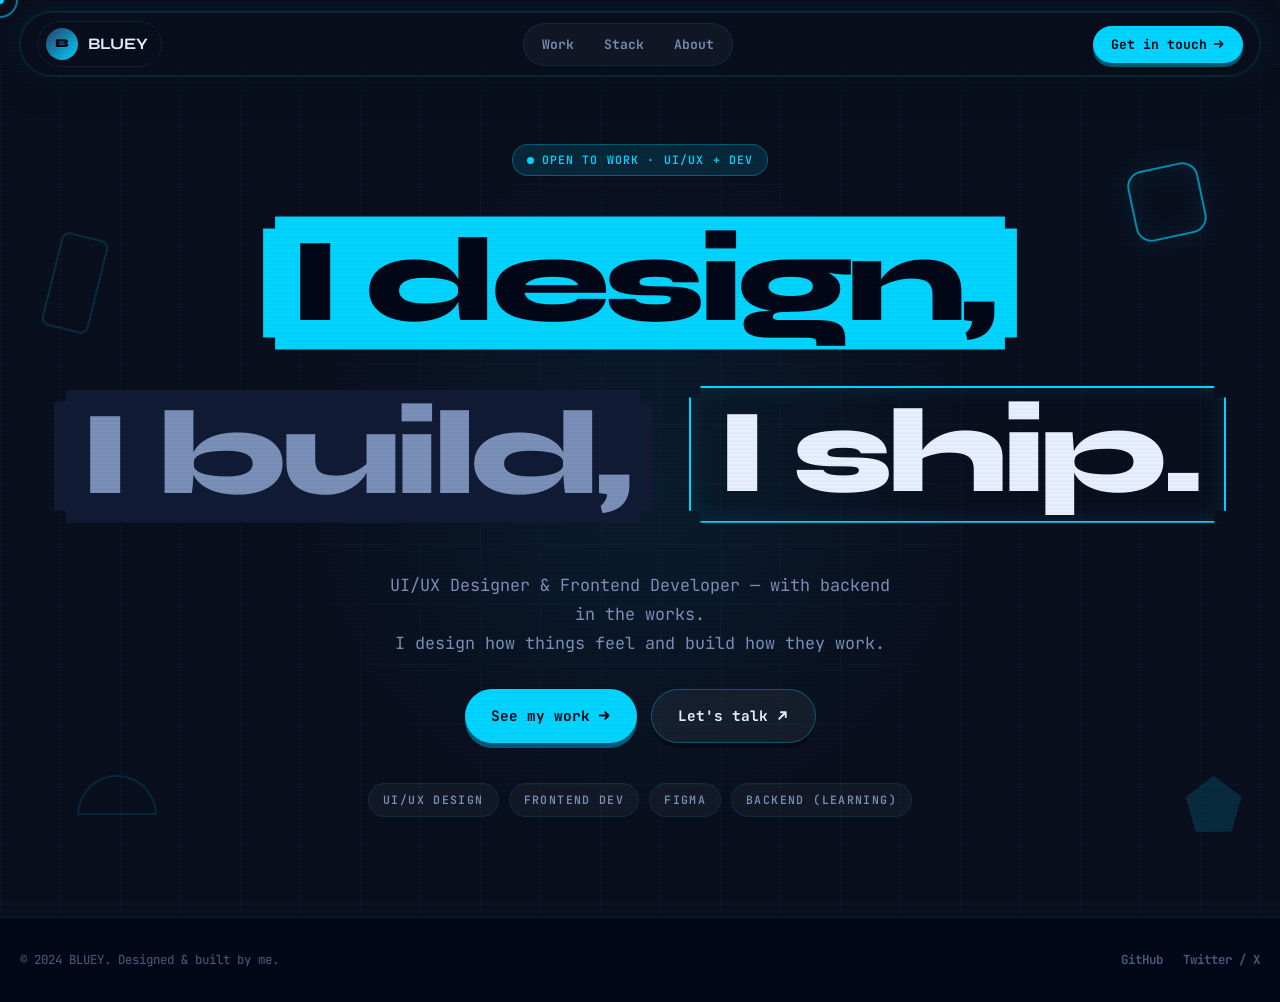
<file: index.html>
<!DOCTYPE html>
<html lang="en">
<head>
  <meta charset="UTF-8" />
  <meta name="viewport" content="width=device-width, initial-scale=1.0, viewport-fit=cover" />
  <title>BLUEY | Designer &amp; Developer</title>
  <meta name="description" content="I'm a UI/UX Designer and Frontend Developer, learning fullstack. I design how things feel and build how they work." />
  <meta name="author" content="BLUEY" />
  <link rel="preconnect" href="https://fonts.googleapis.com" />
  <link rel="preconnect" href="https://fonts.gstatic.com" crossorigin />
  <link href="https://fonts.googleapis.com/css2?family=Syne:wght@400;500;600;700;800&family=JetBrains+Mono:wght@300;400;500;600;700&display=swap" rel="stylesheet" />
  <link rel="stylesheet" href="style.css" />
</head>
<body>

<div id="cursor-dot"></div>
<div id="cursor-ring"></div>
<div id="toast">// Email copied to clipboard</div>

<!-- HEADER -->
<header>
  <div class="nav-inner">
    <a href="index.html" class="nav-brand">
      <div class="nav-avatar">B</div>
      <span>BLUEY</span>
    </a>
    <nav class="nav-links">
      <a href="work.html">Work</a>
      <a href="stack.html">Stack</a>
      <a href="about.html">About</a>
    </nav>
    <div class="nav-actions">
      <a href="contact.html" class="btn-hire">
        Get in touch
        <svg viewBox="0 0 16 16" width="12" height="12" fill="none" stroke="currentColor" stroke-width="2.2" stroke-linecap="round" stroke-linejoin="round"><path d="M2 8 H13 M9 4 L13 8 L9 12"/></svg>
      </a>
    </div>
  </div>
</header>

<!-- HERO -->
<section id="top">
  <div class="hero-glow"></div>
  <div class="hero-deco deco-1"></div>
  <div class="hero-deco deco-2"></div>
  <div class="hero-deco deco-3"></div>
  <div class="hero-deco deco-4"></div>
  <div class="hero-inner">
    <div style="text-align:center;">
      <span class="status-badge"><span class="status-dot"></span>Open to work &middot; UI/UX + Dev</span>
    </div>
    <div class="hero-title-wrap">
      <div class="hero-row">
        <span data-chip="blue">I design,</span>
      </div>
      <div class="hero-row">
        <span data-chip="dark">I build,</span>
        <span data-chip="glow">I ship.</span>
      </div>
    </div>
    <div class="hero-sub">
      <p class="hero-desc">UI/UX Designer &amp; Frontend Developer &mdash; with backend in the works.<br/>I design how things feel and build how they work.</p>
      <div class="hero-ctas">
        <a href="work.html" class="btn-primary">See my work <svg viewBox="0 0 16 16" width="13" height="13" fill="none" stroke="currentColor" stroke-width="2.2" stroke-linecap="round" stroke-linejoin="round"><path d="M2 8 H13 M9 4 L13 8 L9 12"/></svg></a>
        <a href="contact.html" class="btn-secondary">Let's talk <svg viewBox="0 0 16 16" width="13" height="13" fill="none" stroke="currentColor" stroke-width="2.2" stroke-linecap="round" stroke-linejoin="round"><path d="M4 12 L12 4 M6 4 H12 V10"/></svg></a>
      </div>
    </div>
    <!-- Role pills -->
    <div class="role-pills">
      <span class="role-pill">UI/UX Design</span>
      <span class="role-pill">Frontend Dev</span>
      <span class="role-pill">Figma</span>
      <span class="role-pill">Backend (learning)</span>
    </div>
  </div>
</section>

<!-- FOOTER -->
<footer>
  <div class="footer-inner">
    <p class="footer-copy">&copy; 2024 BLUEY. Designed &amp; built by me.</p>
    <div class="footer-links">
      <a href="https://github.com/garriiii" target="_blank" rel="noopener">GitHub</a>
      <a href="https://x.com/https_bluey_sol" target="_blank" rel="noopener">Twitter / X</a>
    </div>
  </div>
</footer>

<script src="main.js"></script>
</body>
</html>
</file>
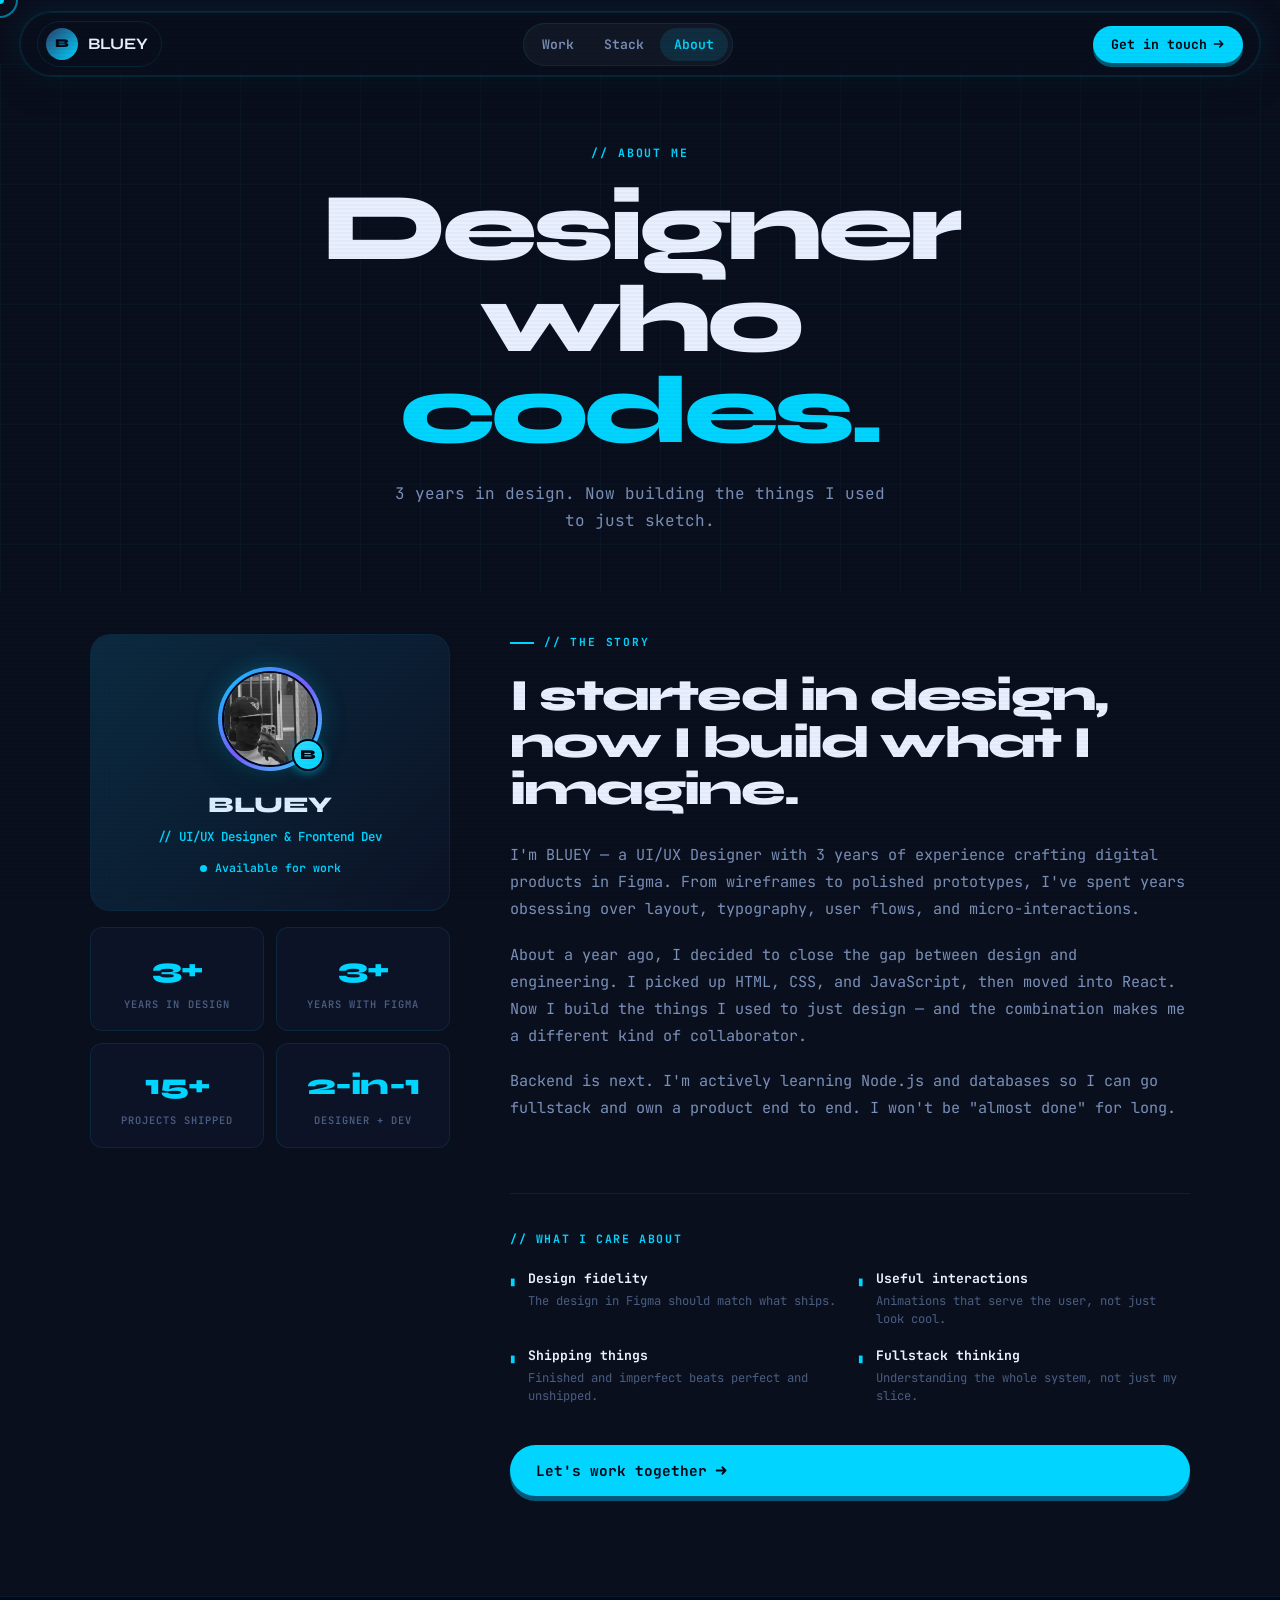
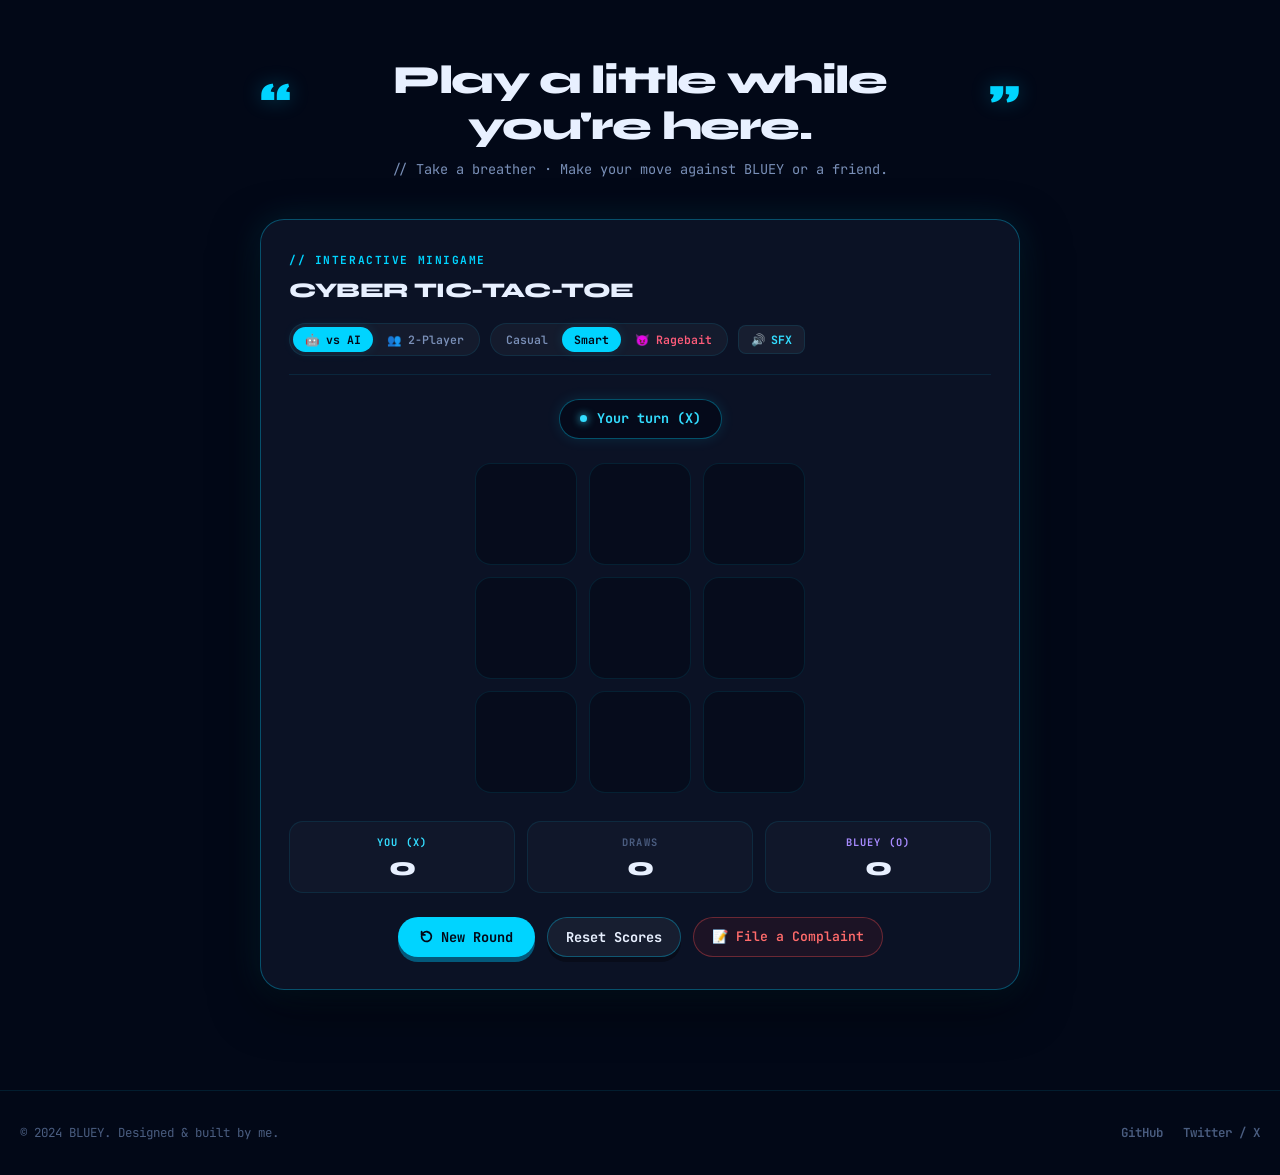
<file: about.html>
<!DOCTYPE html>
<html lang="en">

<head>
  <meta charset="UTF-8" />
  <meta name="viewport" content="width=device-width, initial-scale=1.0, viewport-fit=cover" />
  <title>About | BLUEY</title>
  <meta name="description"
    content="About BLUEY - UI/UX Designer and Frontend Developer with 3 years of Figma experience." />
  <link rel="preconnect" href="https://fonts.googleapis.com" />
  <link rel="preconnect" href="https://fonts.gstatic.com" crossorigin />
  <link
    href="https://fonts.googleapis.com/css2?family=Syne:wght@400;500;600;700;800&family=JetBrains+Mono:wght@300;400;500;600;700&display=swap"
    rel="stylesheet" />
  <link rel="stylesheet" href="style.css" />
</head>

<body>

  <div id="cursor-dot"></div>
  <div id="cursor-ring"></div>
  <div id="toast">// Email copied to clipboard</div>

  <!-- HEADER -->
  <header>
    <div class="nav-inner">
      <a href="index.html" class="nav-brand">
        <div class="nav-avatar">B</div>
        <span>BLUEY</span>
      </a>
      <nav class="nav-links">
        <a href="work.html">Work</a>
        <a href="stack.html">Stack</a>
        <a href="about.html" class="nav-active">About</a>
      </nav>
      <div class="nav-actions">
        <a href="contact.html" class="btn-hire">
          Get in touch
          <svg viewBox="0 0 16 16" width="12" height="12" fill="none" stroke="currentColor" stroke-width="2.2"
            stroke-linecap="round" stroke-linejoin="round">
            <path d="M2 8 H13 M9 4 L13 8 L9 12" />
          </svg>
        </a>
      </div>
    </div>
  </header>

  <!-- PAGE HERO -->
  <section class="page-hero">
    <div class="page-hero-inner">
      <p class="page-eyebrow">// about me</p>
      <h1 class="page-title">Designer who<br /><span class="text-cyan">codes.</span></h1>
      <p class="page-sub">3 years in design. Now building the things I used to just sketch.</p>
    </div>
  </section>

  <!-- ABOUT CONTENT -->
  <section class="about-page-section">
    <div class="about-page-inner">

      <!-- Left: Text -->
      <div class="about-text-col reveal">
        <div class="about-avatar-card">
          <div class="about-avatar-frame">
            <img src="assets/ME.jpg" alt="BLUEY" class="about-avatar-img"
              onerror="this.onerror=null; this.src='assets/ME.jpg';" />
            <div class="about-avatar-badge" title="BLUEY">B</div>
          </div>
          <p class="about-name">BLUEY</p>
          <p class="about-role">// UI/UX Designer &amp; Frontend Dev</p>
          <div class="about-status-row">
            <span class="status-dot" style="display:inline-block;"></span>
            <span
              style="font-family:var(--font-mono);font-size:0.72rem;color:var(--cyan-500);font-weight:600;">Available
              for work</span>
          </div>
        </div>

        <div class="about-mini-stats">
          <div class="mini-stat">
            <p class="mini-stat-num">3+</p>
            <p class="mini-stat-label">Years in Design</p>
          </div>
          <div class="mini-stat">
            <p class="mini-stat-num">3+</p>
            <p class="mini-stat-label">Years with Figma</p>
          </div>
          <div class="mini-stat">
            <p class="mini-stat-num">15+</p>
            <p class="mini-stat-label">Projects shipped</p>
          </div>
          <div class="mini-stat">
            <p class="mini-stat-num">2-in-1</p>
            <p class="mini-stat-label">Designer + Dev</p>
          </div>
        </div>
      </div>

      <!-- Right: Bio -->
      <div class="about-bio-col reveal reveal-delay-2">
        <p class="about-tag">// the story</p>
        <h2 class="about-heading">I started in design,<br />now I build what I imagine.</h2>

        <p class="about-text">I'm BLUEY &mdash; a UI/UX Designer with 3 years of experience crafting digital products in
          Figma. From wireframes to polished prototypes, I've spent years obsessing over layout, typography, user flows,
          and micro-interactions.</p>

        <p class="about-text">About a year ago, I decided to close the gap between design and engineering. I picked up
          HTML, CSS, and JavaScript, then moved into React. Now I build the things I used to just design &mdash; and the
          combination makes me a different kind of collaborator.</p>

        <p class="about-text">Backend is next. I'm actively learning Node.js and databases so I can go fullstack and own
          a product end to end. I won't be "almost done" for long.</p>

        <div class="about-values">
          <h3 class="values-title">// what I care about</h3>
          <div class="values-grid">
            <div class="value-item">
              <span class="value-icon">&#9646;</span>
              <div>
                <p class="value-name">Design fidelity</p>
                <p class="value-desc">The design in Figma should match what ships.</p>
              </div>
            </div>
            <div class="value-item">
              <span class="value-icon">&#9646;</span>
              <div>
                <p class="value-name">Useful interactions</p>
                <p class="value-desc">Animations that serve the user, not just look cool.</p>
              </div>
            </div>
            <div class="value-item">
              <span class="value-icon">&#9646;</span>
              <div>
                <p class="value-name">Shipping things</p>
                <p class="value-desc">Finished and imperfect beats perfect and unshipped.</p>
              </div>
            </div>
            <div class="value-item">
              <span class="value-icon">&#9646;</span>
              <div>
                <p class="value-name">Fullstack thinking</p>
                <p class="value-desc">Understanding the whole system, not just my slice.</p>
              </div>
            </div>
          </div>
        </div>

        <a href="contact.html" class="btn-primary" style="display:inline-flex;margin-top:40px;">
          Let's work together
          <svg viewBox="0 0 16 16" width="13" height="13" fill="none" stroke="currentColor" stroke-width="2.2"
            stroke-linecap="round" stroke-linejoin="round">
            <path d="M2 8 H13 M9 4 L13 8 L9 12" />
          </svg>
        </a>
      </div>

    </div>
  </section>

  <!-- TIC-TAC-TOE MINI GAME SECTION -->
  <section class="game-section reveal">
    <div class="game-inner">

      <!-- Quote Banner -->
      <div class="game-quote-wrap">
        <div class="game-quote-box">
          <span class="quote-mark">&ldquo;</span>
          <h2 class="quote-text">Play a little while you're here.</h2>
          <span class="quote-mark">&rdquo;</span>
        </div>
        <p class="quote-sub">// Take a breather &middot; Make your move against BLUEY or a friend.</p>
      </div>

      <!-- Game Card Container -->
      <div class="ttt-card">
        <!-- Top header with controls -->
        <div class="ttt-header">
          <div class="ttt-meta">
            <span class="ttt-tag">// interactive minigame</span>
            <h3 class="ttt-title">CYBER TIC-TAC-TOE</h3>
          </div>

          <div class="ttt-controls-row">
            <!-- Mode Switcher -->
            <div class="ttt-segmented-ctrl" id="ttt-mode-ctrl">
              <button class="ttt-seg-btn active" data-mode="ai" id="btn-mode-ai">
                <span>🤖 vs AI</span>
              </button>
              <button class="ttt-seg-btn" data-mode="pvp" id="btn-mode-pvp">
                <span>👥 2-Player</span>
              </button>
            </div>

            <!-- Difficulty Switcher (Visible in AI mode) -->
            <div class="ttt-segmented-ctrl" id="ttt-diff-ctrl">
              <button class="ttt-seg-btn" data-diff="easy" title="Casual play">Casual</button>
              <button class="ttt-seg-btn active" data-diff="medium" title="Smart AI">Smart</button>
              <button class="ttt-seg-btn btn-diff-rage" data-diff="ragebait"
                title="Warning: AI cheats mercilessly &amp; always wins">😈 Ragebait</button>
            </div>

            <!-- Audio toggle -->
            <button id="ttt-audio-toggle" class="ttt-action-btn" title="Toggle audio" aria-label="Toggle Sound">
              <span id="ttt-audio-icon">🔊</span> SFX
            </button>
          </div>
        </div>

        <!-- Turn & Status Announcement -->
        <div class="ttt-status-bar">
          <div id="ttt-status-pill" class="ttt-status-pill turn-x">
            <span class="status-dot"></span>
            <span id="ttt-status-text">Your turn (X)</span>
          </div>
        </div>

        <!-- Gaslighting Commentary Bubble (Visible in Ragebait mode) -->
        <div id="ttt-gaslight-box" class="ttt-gaslight-box">
          <span class="gaslight-avatar">🤖</span>
          <div class="gaslight-content">
            <span class="gaslight-author">BLUEY</span>
            <p id="gaslight-text" class="gaslight-message">"Go ahead, make your move. Let's see if you can even get 2 in
              a row."</p>
          </div>
        </div>

        <!-- Ragebait Troll Banner -->
        <div id="ttt-rage-banner" class="ttt-rage-banner">
          <span class="rage-skull">😈💀</span>
          <p class="rage-quote">you lost. again.</p>
          <span id="rage-sub-text" class="rage-tagline">// "the AI always wins."</span>
        </div>

        <!-- Main Game Area -->
        <div class="ttt-board-container">
          <!-- 3x3 Grid -->
          <div class="ttt-board" id="ttt-board">
            <button class="ttt-cell" data-index="0" aria-label="Row 1 Col 1"></button>
            <button class="ttt-cell" data-index="1" aria-label="Row 1 Col 2"></button>
            <button class="ttt-cell" data-index="2" aria-label="Row 1 Col 3"></button>
            <button class="ttt-cell" data-index="3" aria-label="Row 2 Col 1"></button>
            <button class="ttt-cell" data-index="4" aria-label="Row 2 Col 2"></button>
            <button class="ttt-cell" data-index="5" aria-label="Row 2 Col 3"></button>
            <button class="ttt-cell" data-index="6" aria-label="Row 3 Col 1"></button>
            <button class="ttt-cell" data-index="7" aria-label="Row 3 Col 2"></button>
            <button class="ttt-cell" data-index="8" aria-label="Row 3 Col 3"></button>
          </div>
        </div>

        <!-- Scoreboard Footer -->
        <div class="ttt-footer">
          <div class="ttt-score-card card-player-x">
            <span class="score-player-name" id="score-p1-label">YOU (X)</span>
            <span class="score-val" id="score-x">0</span>
          </div>
          <div class="ttt-score-card card-ties">
            <span class="score-player-name">DRAWS</span>
            <span class="score-val" id="score-ties">0</span>
          </div>
          <div class="ttt-score-card card-player-o">
            <span class="score-player-name" id="score-p2-label">BLUEY (O)</span>
            <span class="score-val" id="score-o">0</span>
          </div>
        </div>

        <!-- Quick Actions -->
        <div class="ttt-actions-row">
          <button id="ttt-reset-round-btn" class="btn-primary ttt-btn-play">
            <svg viewBox="0 0 16 16" width="13" height="13" fill="none" stroke="currentColor" stroke-width="2.2"
              stroke-linecap="round" stroke-linejoin="round">
              <path d="M2 8 A6 6 0 1 0 3.8 3.8 M2 2 V6 H6" />
            </svg>
            New Round
          </button>
          <button id="ttt-reset-score-btn" class="btn-secondary ttt-btn-reset">
            Reset Scores
          </button>
          <button id="ttt-complaint-btn" class="btn-complaint">
            📝 File a Complaint
          </button>
        </div>

      </div>
    </div>
  </section>

  <!-- FOOTER -->
  <footer>
    <div class="footer-inner">
      <p class="footer-copy">&copy; 2024 BLUEY. Designed &amp; built by me.</p>
      <div class="footer-links">
        <a href="https://github.com/garriiii" target="_blank" rel="noopener">GitHub</a>
        <a href="https://x.com/https_bluey_sol" target="_blank" rel="noopener">Twitter / X</a>
      </div>
    </div>
  </footer>

  <script src="main.js"></script>
</body>

</html>
</file>
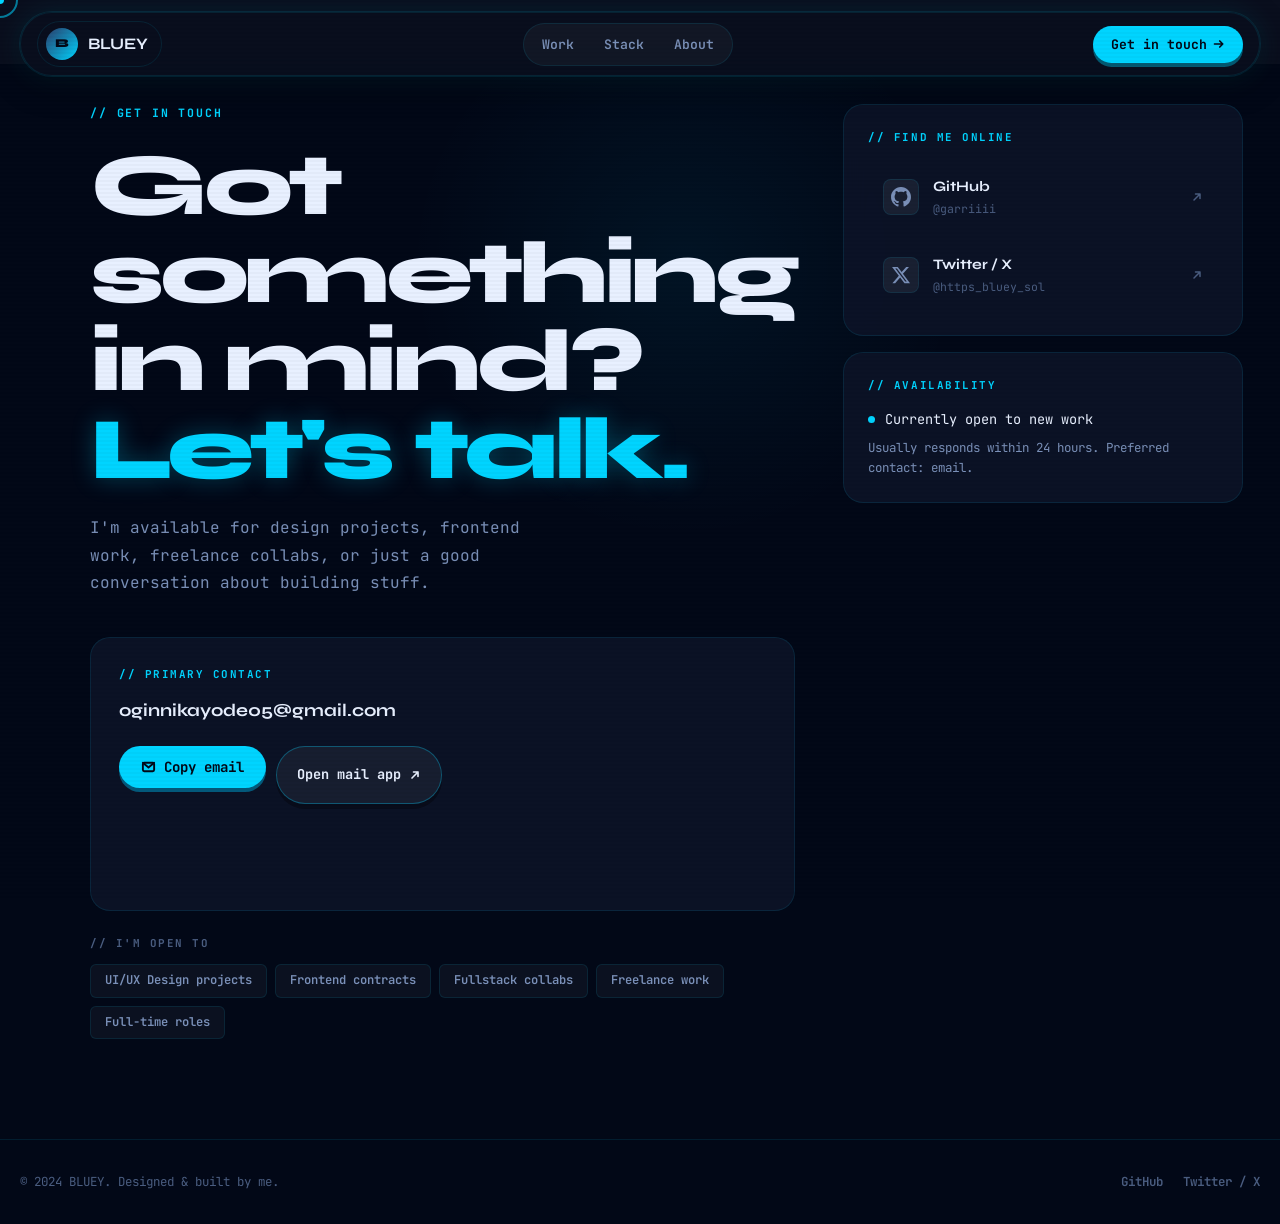
<file: contact.html>
<!DOCTYPE html>
<html lang="en">
<head>
  <meta charset="UTF-8" />
  <meta name="viewport" content="width=device-width, initial-scale=1.0, viewport-fit=cover" />
  <title>Contact | BLUEY</title>
  <meta name="description" content="Get in touch with BLUEY - UI/UX Designer and Frontend Developer." />
  <link rel="preconnect" href="https://fonts.googleapis.com" />
  <link rel="preconnect" href="https://fonts.gstatic.com" crossorigin />
  <link href="https://fonts.googleapis.com/css2?family=Syne:wght@400;500;600;700;800&family=JetBrains+Mono:wght@300;400;500;600;700&display=swap" rel="stylesheet" />
  <link rel="stylesheet" href="style.css" />
</head>
<body>

<div id="cursor-dot"></div>
<div id="cursor-ring"></div>
<div id="toast">// Email copied to clipboard</div>

<!-- HEADER -->
<header>
  <div class="nav-inner">
    <a href="index.html" class="nav-brand">
      <div class="nav-avatar">B</div>
      <span>BLUEY</span>
    </a>
    <nav class="nav-links">
      <a href="work.html">Work</a>
      <a href="stack.html">Stack</a>
      <a href="about.html">About</a>
    </nav>
    <div class="nav-actions">
      <a href="contact.html" class="btn-hire nav-active-btn">
        Get in touch
        <svg viewBox="0 0 16 16" width="12" height="12" fill="none" stroke="currentColor" stroke-width="2.2" stroke-linecap="round" stroke-linejoin="round"><path d="M2 8 H13 M9 4 L13 8 L9 12"/></svg>
      </a>
    </div>
  </div>
</header>

<!-- CONTACT HERO -->
<section class="contact-page-section">
  <div class="contact-page-inner">

    <div class="contact-text-side reveal">
      <p class="page-eyebrow" style="justify-content:flex-start;">// get in touch</p>
      <h1 class="contact-heading" style="text-align:left;font-size:clamp(2.8rem,7vw,5.5rem);">
        Got something<br />in mind? <span>Let's talk.</span>
      </h1>
      <p class="contact-sub" style="text-align:left;max-width:44ch;margin:0 0 40px;">
        I'm available for design projects, frontend work, freelance collabs, or just a good conversation about building stuff.
      </p>

      <!-- Email card -->
      <div class="contact-card">
        <p class="contact-card-label">// primary contact</p>
        <p class="contact-email-display">oginnikayode05@gmail.com</p>
        <div class="contact-card-actions">
          <button class="contact-email-btn" id="copy-email" onclick="copyEmail()">
            <svg viewBox="0 0 16 16" width="15" height="15" fill="none" stroke="currentColor" stroke-width="2" stroke-linecap="round" stroke-linejoin="round"><rect x="2" y="4" width="12" height="9" rx="1.5"/><path d="M2 4 L8 9 L14 4"/></svg>
            <span id="email-btn-text">Copy email</span>
          </button>
          <a href="mailto:oginnikayode05@gmail.com" class="btn-secondary" style="font-size:0.85rem;padding:10px 20px;">
            Open mail app
            <svg viewBox="0 0 16 16" width="12" height="12" fill="none" stroke="currentColor" stroke-width="2.2" stroke-linecap="round" stroke-linejoin="round"><path d="M4 12 L12 4 M6 4 H12 V10"/></svg>
          </a>
        </div>
        <p class="copy-feedback" id="copy-feedback">// Copied! Reach out anytime.</p>
      </div>

      <!-- What I'm looking for -->
      <div class="contact-looking">
        <p class="contact-looking-label">// I'm open to</p>
        <div class="contact-looking-tags">
          <span class="looking-tag">UI/UX Design projects</span>
          <span class="looking-tag">Frontend contracts</span>
          <span class="looking-tag">Fullstack collabs</span>
          <span class="looking-tag">Freelance work</span>
          <span class="looking-tag">Full-time roles</span>
        </div>
      </div>
    </div>

    <!-- Right side: social links + quick facts -->
    <div class="contact-side-col reveal reveal-delay-2">
      <div class="contact-side-card">
        <p class="contact-card-label">// find me online</p>
        <div class="social-links">
          <a href="https://github.com/garriiii" target="_blank" rel="noopener" class="social-link">
            <span class="social-icon">
              <svg viewBox="0 0 24 24" width="20" fill="currentColor"><path d="M12 0c-6.626 0-12 5.373-12 12 0 5.302 3.438 9.8 8.207 11.387.599.111.793-.261.793-.577v-2.234c-3.338.726-4.033-1.416-4.033-1.416-.546-1.387-1.333-1.756-1.333-1.756-1.089-.745.083-.729.083-.729 1.205.084 1.839 1.237 1.839 1.237 1.07 1.834 2.807 1.304 3.492.997.107-.775.418-1.305.762-1.604-2.665-.305-5.467-1.334-5.467-5.931 0-1.311.469-2.381 1.236-3.221-.124-.303-.535-1.524.117-3.176 0 0 1.008-.322 3.301 1.23.957-.266 1.983-.399 3.003-.404 1.02.005 2.047.138 3.006.404 2.291-1.552 3.297-1.23 3.297-1.23.653 1.653.242 2.874.118 3.176.77.84 1.235 1.911 1.235 3.221 0 4.609-2.807 5.624-5.479 5.921.43.372.823 1.102.823 2.222v3.293c0 .319.192.694.801.576 4.765-1.589 8.199-6.086 8.199-11.386 0-6.627-5.373-12-12-12z"/></svg>
            </span>
            <span class="social-text">
              <span class="social-name">GitHub</span>
              <span class="social-handle">@garriiii</span>
            </span>
            <svg viewBox="0 0 16 16" width="12" height="12" fill="none" stroke="currentColor" stroke-width="2" stroke-linecap="round" stroke-linejoin="round" class="social-arrow"><path d="M4 12 L12 4 M6 4 H12 V10"/></svg>
          </a>
          <a href="https://x.com/https_bluey_sol" target="_blank" rel="noopener" class="social-link">
            <span class="social-icon">
              <svg viewBox="0 0 24 24" width="20" fill="currentColor"><path d="M18.244 2.25h3.308l-7.227 8.26 8.502 11.24H16.17l-5.214-6.817L4.99 21.75H1.68l7.73-8.835L1.254 2.25H8.08l4.713 6.231zm-1.161 17.52h1.833L7.084 4.126H5.117z"/></svg>
            </span>
            <span class="social-text">
              <span class="social-name">Twitter / X</span>
              <span class="social-handle">@https_bluey_sol</span>
            </span>
            <svg viewBox="0 0 16 16" width="12" height="12" fill="none" stroke="currentColor" stroke-width="2" stroke-linecap="round" stroke-linejoin="round" class="social-arrow"><path d="M4 12 L12 4 M6 4 H12 V10"/></svg>
          </a>
        </div>
      </div>

      <div class="contact-side-card">
        <p class="contact-card-label">// availability</p>
        <div class="avail-row">
          <span class="status-dot" style="display:inline-block;"></span>
          <p style="font-family:var(--font-mono);font-size:0.85rem;color:var(--text-primary);">Currently open to new work</p>
        </div>
        <p style="font-family:var(--font-mono);font-size:0.78rem;color:var(--text-secondary);margin-top:8px;line-height:1.6;">Usually responds within 24 hours. Preferred contact: email.</p>
      </div>
    </div>

  </div>
</section>

<!-- FOOTER -->
<footer>
  <div class="footer-inner">
    <p class="footer-copy">&copy; 2024 BLUEY. Designed &amp; built by me.</p>
    <div class="footer-links">
      <a href="https://github.com/garriiii" target="_blank" rel="noopener">GitHub</a>
      <a href="https://x.com/https_bluey_sol" target="_blank" rel="noopener">Twitter / X</a>
    </div>
  </div>
</footer>

<script src="main.js"></script>
</body>
</html>
</file>
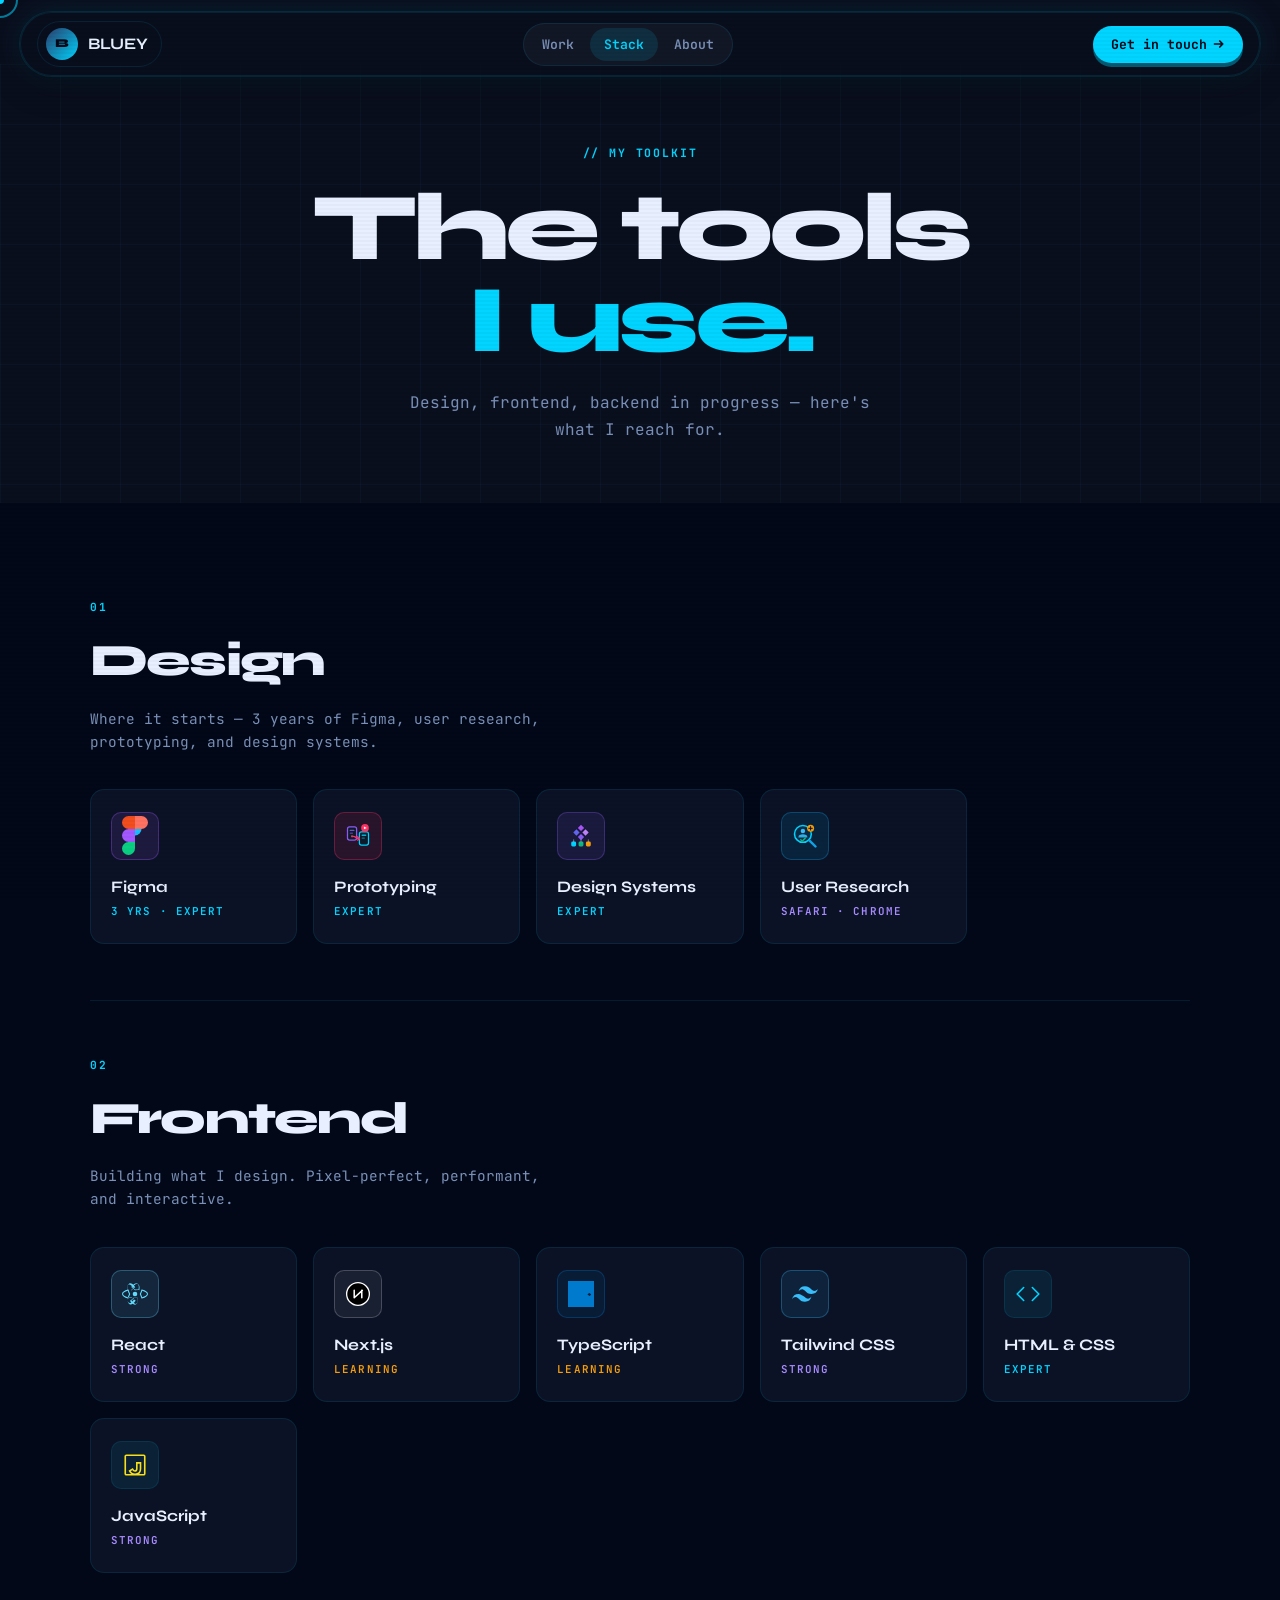
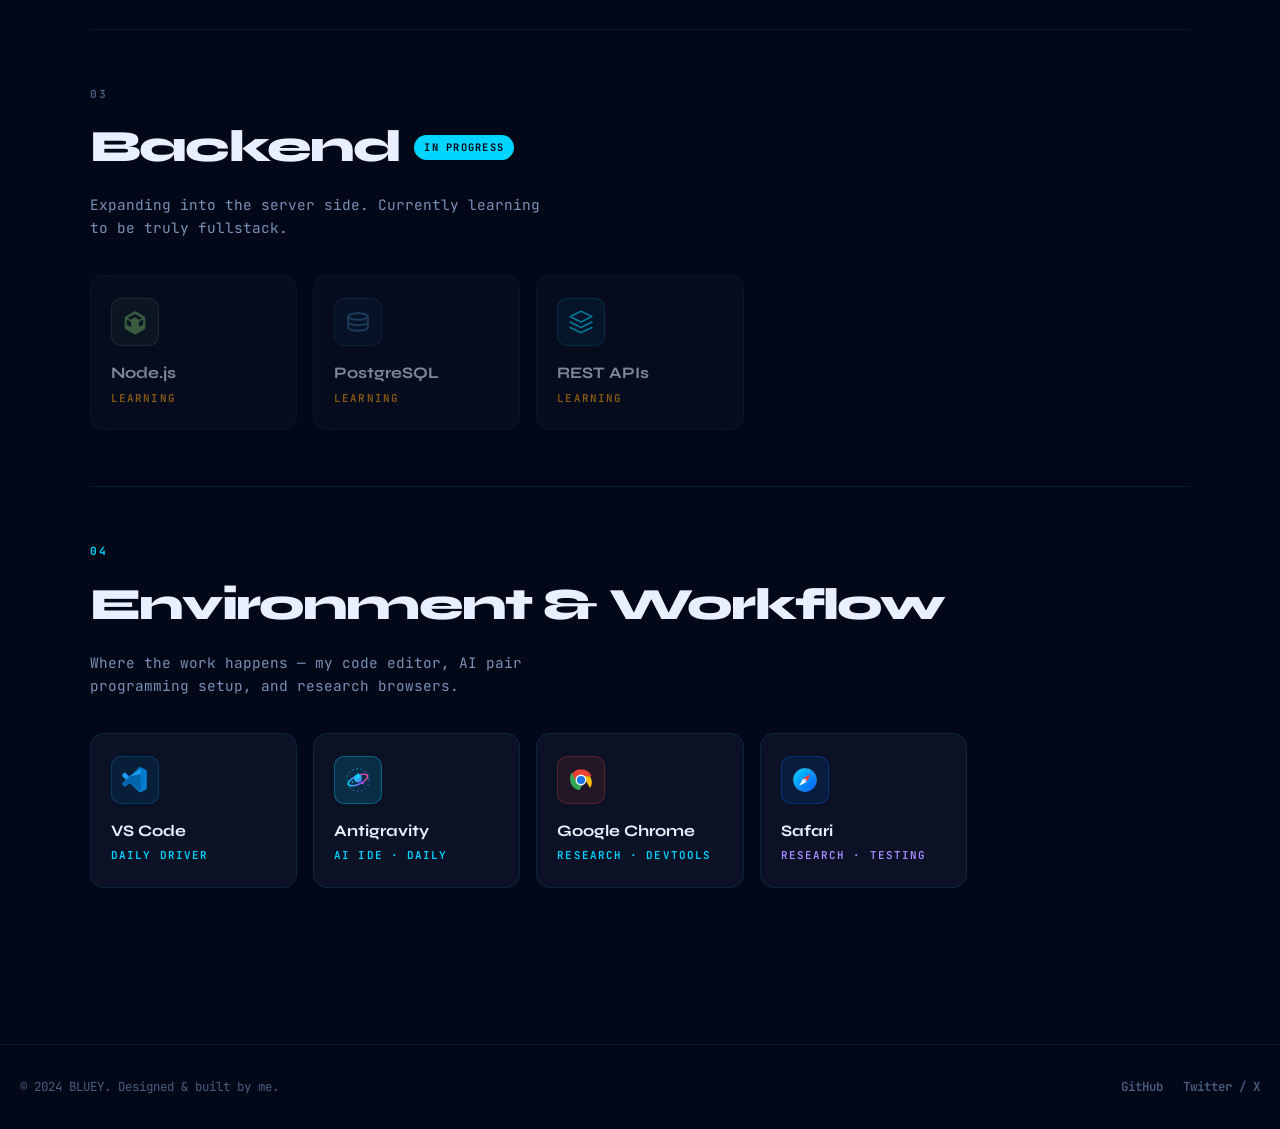
<file: stack.html>
<!DOCTYPE html>
<html lang="en">
<head>
  <meta charset="UTF-8" />
  <meta name="viewport" content="width=device-width, initial-scale=1.0, viewport-fit=cover" />
  <title>Stack | BLUEY</title>
  <meta name="description" content="The tools and technologies BLUEY uses - design and development." />
  <link rel="preconnect" href="https://fonts.googleapis.com" />
  <link rel="preconnect" href="https://fonts.gstatic.com" crossorigin />
  <link href="https://fonts.googleapis.com/css2?family=Syne:wght@400;500;600;700;800&family=JetBrains+Mono:wght@300;400;500;600;700&display=swap" rel="stylesheet" />
  <link rel="stylesheet" href="style.css" />
</head>
<body>

<div id="cursor-dot"></div>
<div id="cursor-ring"></div>
<div id="toast">// Email copied to clipboard</div>

<!-- HEADER -->
<header>
  <div class="nav-inner">
    <a href="index.html" class="nav-brand">
      <div class="nav-avatar">B</div>
      <span>BLUEY</span>
    </a>
    <nav class="nav-links">
      <a href="work.html">Work</a>
      <a href="stack.html" class="nav-active">Stack</a>
      <a href="about.html">About</a>
    </nav>
    <div class="nav-actions">
      <a href="contact.html" class="btn-hire">
        Get in touch
        <svg viewBox="0 0 16 16" width="12" height="12" fill="none" stroke="currentColor" stroke-width="2.2" stroke-linecap="round" stroke-linejoin="round"><path d="M2 8 H13 M9 4 L13 8 L9 12"/></svg>
      </a>
    </div>
  </div>
</header>

<!-- PAGE HERO -->
<section class="page-hero">
  <div class="page-hero-inner">
    <p class="page-eyebrow">// my toolkit</p>
    <h1 class="page-title">The tools<br/><span class="text-cyan">I use.</span></h1>
    <p class="page-sub">Design, frontend, backend in progress &mdash; here's what I reach for.</p>
  </div>
</section>

<!-- STACK -->
<section class="stack-page-section">
  <div class="stack-inner">

    <!-- Design -->
    <div class="stack-category reveal">
      <div class="stack-cat-header">
        <span class="stack-cat-num">01</span>
        <h2 class="stack-cat-title">Design</h2>
        <p class="stack-cat-desc">Where it starts &mdash; 3 years of Figma, user research, prototyping, and design systems.</p>
      </div>
      <div class="stack-tools-grid">
        <div class="stack-tool-card">
          <div class="tool-icon" style="background:rgba(162,89,255,0.12);border-color:rgba(162,89,255,0.3);">
            <svg viewBox="0 0 38 57" width="26" fill="none" xmlns="http://www.w3.org/2000/svg"><path d="M19 28.5A9.5 9.5 0 1 1 28.5 19 9.5 9.5 0 0 1 19 28.5z" fill="#1ABCFE"/><path d="M0 47.5A9.5 9.5 0 0 1 9.5 38H19v9.5a9.5 9.5 0 0 1-19 0z" fill="#0ACF83"/><path d="M19 0v19h9.5a9.5 9.5 0 0 0 0-19H19z" fill="#FF7262"/><path d="M0 9.5a9.5 9.5 0 0 0 9.5 9.5H19V0H9.5A9.5 9.5 0 0 0 0 9.5z" fill="#F24E1E"/><path d="M0 28.5A9.5 9.5 0 0 0 9.5 38H19V19H9.5A9.5 9.5 0 0 0 0 28.5z" fill="#A259FF"/></svg>
          </div>
          <p class="tool-name">Figma</p>
          <p class="tool-level level-expert">3 yrs &middot; Expert</p>
        </div>
        <div class="stack-tool-card">
          <div class="tool-icon" style="background:rgba(255,51,102,0.12);border-color:rgba(255,51,102,0.3);">
            <svg viewBox="0 0 40 40" width="28" height="28" fill="none" xmlns="http://www.w3.org/2000/svg">
              <rect x="5" y="7" width="13" height="19" rx="3" fill="#0d1b2a" stroke="#8b5cf6" stroke-width="1.8"/>
              <rect x="8" y="11" width="7" height="2" rx="1" fill="#8b5cf6" opacity="0.8"/>
              <rect x="8" y="15" width="5" height="2" rx="1" fill="#8b5cf6" opacity="0.5"/>
              <circle cx="11.5" cy="20.5" r="1.5" fill="#ff3366"/>
              <rect x="22" y="14" width="13" height="19" rx="3" fill="#0d1b2a" stroke="#00d4ff" stroke-width="1.8"/>
              <rect x="25" y="18" width="7" height="2" rx="1" fill="#00d4ff" opacity="0.8"/>
              <rect x="25" y="22" width="5" height="2" rx="1" fill="#00d4ff" opacity="0.5"/>
              <path d="M13 20.5 C 17 20.5, 17 23.5, 22 23.5" stroke="#ff3366" stroke-width="2" stroke-linecap="round"/>
              <path d="M19.5 21 L22 23.5 L19.5 26" fill="none" stroke="#ff3366" stroke-width="1.8" stroke-linecap="round" stroke-linejoin="round"/>
              <circle cx="30" cy="8.5" r="5.5" fill="#ff3366"/>
              <polygon points="28.5,6.5 32.5,8.5 28.5,10.5" fill="#ffffff"/>
            </svg>
          </div>
          <p class="tool-name">Prototyping</p>
          <p class="tool-level level-expert">Expert</p>
        </div>
        <div class="stack-tool-card">
          <div class="tool-icon" style="background:rgba(139,92,246,0.12);border-color:rgba(139,92,246,0.3);">
            <svg viewBox="0 0 40 40" width="28" height="28" fill="none" xmlns="http://www.w3.org/2000/svg">
              <path d="M20 4 L24.5 8.5 L20 13 L15.5 8.5 Z" fill="#a855f7"/>
              <path d="M20 17 L24.5 21.5 L20 26 L15.5 21.5 Z" fill="#8b5cf6"/>
              <path d="M13.5 10.5 L18 15 L13.5 19.5 L9 15 Z" fill="#6366f1"/>
              <path d="M26.5 10.5 L31 15 L26.5 19.5 L22 15 Z" fill="#c084fc"/>
              <rect x="6" y="28" width="7" height="7" rx="2" fill="#00d4ff"/>
              <rect x="16.5" y="28" width="7" height="7" rx="2" fill="#10b981"/>
              <rect x="27" y="28" width="7" height="7" rx="2" fill="#f59e0b"/>
              <path d="M9.5 25.5 L9.5 28 M20 25.5 L20 28 M30.5 25.5 L30.5 28" stroke="rgba(255,255,255,0.4)" stroke-width="1.5" stroke-linecap="round"/>
            </svg>
          </div>
          <p class="tool-name">Design Systems</p>
          <p class="tool-level level-expert">Expert</p>
        </div>
        <div class="stack-tool-card">
          <div class="tool-icon" style="background:rgba(14,165,233,0.12);border-color:rgba(14,165,233,0.3);">
            <svg viewBox="0 0 40 40" width="28" height="28" fill="none" xmlns="http://www.w3.org/2000/svg">
              <circle cx="17" cy="17" r="12" stroke="#00d4ff" stroke-width="2.2" fill="rgba(0,212,255,0.06)"/>
              <path d="M26.5 26.5 L35 35" stroke="#0ea5e9" stroke-width="3.5" stroke-linecap="round"/>
              <circle cx="17" cy="13" r="3.2" fill="#38bdf8"/>
              <path d="M10.5 22 C10.5 18.5 13.5 17.5 17 17.5 C20.5 17.5 23.5 18.5 23.5 22" fill="#38bdf8" opacity="0.9"/>
              <circle cx="28" cy="9" r="5" fill="#f59e0b"/>
              <path d="M28 6.5 L28 11.5 M25.5 9 L30.5 9" stroke="#0a0f1e" stroke-width="1.4" stroke-linecap="round"/>
              <path d="M14 25.5 L16 27.5 L20.5 23" stroke="#10b981" stroke-width="2" stroke-linecap="round" stroke-linejoin="round"/>
            </svg>
          </div>
          <p class="tool-name">User Research</p>
          <p class="tool-level level-strong">Safari &middot; Chrome</p>
        </div>
      </div>
    </div>

    <!-- Frontend -->
    <div class="stack-category reveal reveal-delay-1">
      <div class="stack-cat-header">
        <span class="stack-cat-num">02</span>
        <h2 class="stack-cat-title">Frontend</h2>
        <p class="stack-cat-desc">Building what I design. Pixel-perfect, performant, and interactive.</p>
      </div>
      <div class="stack-tools-grid">
        <div class="stack-tool-card">
          <div class="tool-icon" style="background:rgba(97,218,251,0.1);border-color:rgba(97,218,251,0.3);">
            <svg viewBox="0 0 24 24" width="26" fill="#61DAFB"><path d="M12 9.861A2.139 2.139 0 1 0 12 14.139 2.139 2.139 0 1 0 12 9.861zM6.008 16.255l-.472-.12C2.018 15.246 0 13.737 0 11.996s2.018-3.25 5.536-4.139l.472-.119.133.468a23.53 23.53 0 0 0 1.363 3.578l.101.213-.101.213a23.307 23.307 0 0 0-1.363 3.578l-.133.467zM5.317 8.95c-2.674.751-4.315 1.9-4.315 3.046 0 1.145 1.641 2.294 4.315 3.046a24.95 24.95 0 0 1 1.182-3.046A24.752 24.752 0 0 1 5.317 8.95zM17.992 16.255l-.133-.469a23.357 23.357 0 0 0-1.364-3.577l-.101-.213.101-.213a23.42 23.42 0 0 0 1.364-3.578l.133-.468.473.119c3.517.889 5.535 2.398 5.535 4.139s-2.018 3.25-5.535 4.139l-.473.12zm-.491-4.259c.48 1.039.877 2.06 1.182 3.046 2.675-.752 4.315-1.901 4.315-3.046 0-1.146-1.641-2.294-4.315-3.046a24.788 24.788 0 0 1-1.182 3.046zM5.07 8.442l-.133-.468C4.504 5.506 4.941 3.33 6.491 2.456c1.537-.866 3.568.195 5.415 2.866l.28.394-.394.28a23.373 23.373 0 0 0-2.899 2.507l-.151.153-.203-.028a23.214 23.214 0 0 0-3.469-.186zm1.51-5.31c-.17 0-.33.024-.479.127-1.126.634-1.418 2.569-.862 5.097a24.673 24.673 0 0 1 3.064.162 24.847 24.847 0 0 1 2.475-2.148c-1.516-2.104-3.025-3.238-4.198-3.238zm9.421 5.31l-.468-.133a23.19 23.19 0 0 0-3.47.186l-.203.028-.151-.153a23.374 23.374 0 0 0-2.9-2.507l-.394-.28.28-.394C10.942 2.651 12.973 1.59 14.51 2.456c1.549.874 1.987 3.05 1.554 5.518l-.133.468zm-3.816-.513a24.88 24.88 0 0 1 3.065-.162c.556-2.528.264-4.463-.862-5.097-.174-.097-.358-.146-.548-.146-1.145 0-2.614 1.129-4.11 3.384a24.758 24.758 0 0 1 2.455 2.021zM5.07 15.558l.468-.133a23.17 23.17 0 0 0 3.469-.186l.203-.028.151.153a23.165 23.165 0 0 0 2.9 2.507l.394.28-.28.394c-1.847 2.671-3.878 3.732-5.415 2.866-1.55-.875-1.987-3.05-1.554-5.518l.133-.468zm1.808 4.91c1.173 0 2.642-1.134 4.139-3.384a24.847 24.847 0 0 1-2.455-2.021 24.788 24.788 0 0 1-3.064-.162c-.557 2.528-.264 4.463.862 5.097.149.103.31.146.479.146.009 0 .019-.001.029-.001l.01.325zm7.584-4.91l.133.468c.433 2.468-.005 4.643-1.554 5.518-.838.472-1.85.3-2.886-.351a8.777 8.777 0 0 1-2.529-2.515l-.28-.394.394-.28a23.373 23.373 0 0 0 2.899-2.507l.151-.153.203.028c1.143.147 2.308.186 3.469.186zm-1.51 5.31c.17 0 .33-.043.479-.146 1.126-.634 1.418-2.569.862-5.097a24.633 24.633 0 0 1-3.064.162 24.806 24.806 0 0 1-2.475 2.148c1.516 2.105 3.025 3.238 4.198 3.238l-.001-.001-.001-.001.002.001z"/></svg>
          </div>
          <p class="tool-name">React</p>
          <p class="tool-level level-strong">Strong</p>
        </div>
        <div class="stack-tool-card">
          <div class="tool-icon" style="background:rgba(255,255,255,0.06);border-color:rgba(255,255,255,0.2);">
            <svg viewBox="0 0 24 24" width="26" fill="none" xmlns="http://www.w3.org/2000/svg">
              <circle cx="12" cy="12" r="10.5" fill="#000000" stroke="#ffffff" stroke-width="1.2"/>
              <path d="M15.5 8.5v7m-7-7v7l7.5-6.8" stroke="#ffffff" stroke-width="1.4" stroke-linecap="round" stroke-linejoin="round"/>
            </svg>
          </div>
          <p class="tool-name">Next.js</p>
          <p class="tool-level level-learning">Learning</p>
        </div>
        <div class="stack-tool-card">
          <div class="tool-icon" style="background:rgba(0,122,204,0.1);border-color:rgba(0,122,204,0.3);">
            <svg viewBox="0 0 24 24" width="26" fill="#007ACC"><path d="M0 12v12h24V0H0zm19.341-.956c.61.152 1.074.423 1.501.865.221.236.549.666.575.77.008.03-1.036.73-1.668 1.123-.023.015-.115-.084-.217-.236-.31-.45-.633-.644-1.128-.678-.728-.05-1.196.331-1.192.037.178.061.343.17.535.23.359.876.615 2.006.932l.3.088c1.21.342 2.058.756 2.594 1.286.603.59.777 1.384.718 2.206-.061.913-.477 1.662-1.213 2.147-.74.49-1.747.734-2.97.718-.845-.01-1.56-.154-2.192-.479-.617-.317-1.107-.796-1.441-1.418-.11-.206-.334-.718-.326-.773.017-.016 1.083-.625 1.739-.999.04-.023.072.033.118.125.17.324.352.581.606.758.577.4 1.366.52 2.055.133.358-.204.557-.511.558-.866.001-.336-.101-.525-.488-.705-.5-.232-1.622-.571-2.45-.843l-.313-.096c-.796-.248-1.543-.648-2.073-1.198-.58-.607-.797-1.418-.773-2.24.04-.964.489-1.716 1.262-2.218.76-.493 1.732-.704 2.87-.69l.25.009z"/></svg>
          </div>
          <p class="tool-name">TypeScript</p>
          <p class="tool-level level-learning">Learning</p>
        </div>
        <div class="stack-tool-card">
          <div class="tool-icon" style="background:rgba(56,189,248,0.1);border-color:rgba(56,189,248,0.3);">
            <svg viewBox="0 0 24 24" width="26" fill="#38BDF8"><path d="M12.001,4.8c-3.2,0-5.2,1.6-6,4.8c1.2-1.6,2.6-2.2,4.2-1.8c0.913,0.228,1.565,0.89,2.288,1.624 C13.666,10.618,15.027,12,18.001,12c3.2,0,5.2-1.6,6-4.8c-1.2,1.6-2.6,2.2-4.2,1.8c-0.913-0.228-1.565-0.89-2.288-1.624 C16.337,6.182,14.976,4.8,12.001,4.8z M6.001,12c-3.2,0-5.2,1.6-6,4.8c1.2-1.6,2.6-2.2,4.2-1.8c0.913,0.228,1.565,0.89,2.288,1.624 c1.177,1.194,2.538,2.576,5.512,2.576c3.2,0,5.2-1.6,6-4.8c-1.2,1.6-2.6,2.2-4.2,1.8c-0.913-0.228-1.565-0.89-2.288-1.624 C9.337,13.382,7.976,12,6.001,12z"/></svg>
          </div>
          <p class="tool-name">Tailwind CSS</p>
          <p class="tool-level level-strong">Strong</p>
        </div>
        <div class="stack-tool-card">
          <div class="tool-icon">
            <svg viewBox="0 0 24 24" width="26" fill="none" stroke="var(--cyan-500)" stroke-width="1.5" stroke-linecap="round" stroke-linejoin="round"><polyline points="16 18 22 12 16 6"/><polyline points="8 6 2 12 8 18"/></svg>
          </div>
          <p class="tool-name">HTML &amp; CSS</p>
          <p class="tool-level level-expert">Expert</p>
        </div>
        <div class="stack-tool-card">
          <div class="tool-icon">
            <svg viewBox="0 0 24 24" width="26" fill="none" stroke="#F7DF1E" stroke-width="1.5"><rect x="3" y="3" width="18" height="18" rx="1"/><path d="M7 17.5l2.75-1.7c.53.97 1 1.79 2.15 1.79 1.1 0 1.79-.43 1.79-2.1V10h3.4v5.54c0 3.46-2.03 5.03-4.99 5.03-2.67 0-4.23-1.38-5.1-3.07z"/></svg>
          </div>
          <p class="tool-name">JavaScript</p>
          <p class="tool-level level-strong">Strong</p>
        </div>
      </div>
    </div>

    <!-- Backend (Learning) -->
    <div class="stack-category reveal reveal-delay-2">
      <div class="stack-cat-header">
        <span class="stack-cat-num" style="color:var(--text-muted);">03</span>
        <h2 class="stack-cat-title">Backend <span class="learning-badge">in progress</span></h2>
        <p class="stack-cat-desc">Expanding into the server side. Currently learning to be truly fullstack.</p>
      </div>
      <div class="stack-tools-grid">
        <div class="stack-tool-card card-dim">
          <div class="tool-icon" style="background:rgba(104,160,99,0.12);border-color:rgba(104,160,99,0.3);">
            <svg viewBox="0 0 24 24" width="26" fill="#68A063"><path d="M12 2a1.5 1.5 0 0 0-.75.2l-8 4.62A1.5 1.5 0 0 0 2.5 8.12v9.24a1.5 1.5 0 0 0 .75 1.3l8 4.62a1.5 1.5 0 0 0 1.5 0l8-4.62a1.5 1.5 0 0 0 .75-1.3V8.12a1.5 1.5 0 0 0-.75-1.3l-8-4.62A1.5 1.5 0 0 0 12 2zm0 2.6l6.5 3.75-2.6 1.5L12 7.7l-3.9 2.15-2.6-1.5L12 4.6zm-7.5 5.2l3.9 2.25v4.5l-3.9-2.25V9.8zm15 0v4.5l-3.9 2.25v-4.5l3.9-2.25z"/></svg>
          </div>
          <p class="tool-name">Node.js</p>
          <p class="tool-level level-learning">Learning</p>
        </div>
        <div class="stack-tool-card card-dim">
          <div class="tool-icon" style="background:rgba(51,103,145,0.15);border-color:rgba(51,103,145,0.35);">
            <svg viewBox="0 0 24 24" width="26" fill="none" stroke="#336791" stroke-width="1.8" stroke-linecap="round" stroke-linejoin="round">
              <ellipse cx="12" cy="7" rx="9" ry="3"/>
              <path d="M3 7v10c0 1.66 4.03 3 9 3s9-1.34 9-3V7"/>
              <path d="M3 12c0 1.66 4.03 3 9 3s9-1.34 9-3"/>
            </svg>
          </div>
          <p class="tool-name">PostgreSQL</p>
          <p class="tool-level level-learning">Learning</p>
        </div>
        <div class="stack-tool-card card-dim">
          <div class="tool-icon" style="background:rgba(0,212,255,0.08);border-color:rgba(0,212,255,0.25);">
            <svg viewBox="0 0 24 24" width="26" fill="none" stroke="var(--cyan-500)" stroke-width="1.5" stroke-linecap="round" stroke-linejoin="round"><path d="M12 2L2 7l10 5 10-5-10-5z"/><path d="M2 17l10 5 10-5"/><path d="M2 12l10 5 10-5"/></svg>
          </div>
          <p class="tool-name">REST APIs</p>
          <p class="tool-level level-learning">Learning</p>
        </div>
      </div>
    </div>

    <!-- Environment & Workflow -->
    <div class="stack-category reveal reveal-delay-3">
      <div class="stack-cat-header">
        <span class="stack-cat-num">04</span>
        <h2 class="stack-cat-title">Environment &amp; Workflow</h2>
        <p class="stack-cat-desc">Where the work happens &mdash; my code editor, AI pair programming setup, and research browsers.</p>
      </div>
      <div class="stack-tools-grid">
        <div class="stack-tool-card">
          <div class="tool-icon" style="background:rgba(0,122,204,0.12);border-color:rgba(0,122,204,0.3);">
            <svg viewBox="0 0 256 256" width="26" height="26" xmlns="http://www.w3.org/2000/svg">
              <path d="M235.5 25.9L184.9 2.1c-5.7-2.7-12.4-1.3-16.7 3.3L76.5 90.9 33.7 58.4c-4.3-3.3-10.4-2.7-14 1.4L4.8 77.2c-3.6 4.1-3.6 10.4 0 14.5l37.2 33.5L4.8 158.7c-3.6 4.1-3.6 10.4 0 14.5l14.9 17.4c3.6 4.1 9.7 4.7 14 1.4l42.8-32.5 91.7 85.5c4.3 4.6 11 6 16.7 3.3l50.6-23.8c5.4-2.5 8.9-8 8.9-14V39.9c0-6-3.5-11.5-8.9-14z" fill="#007ACC"/>
              <path d="M183.6 69.9L76.5 90.9l-34.5 34.3 34.5 34.3 107.1 21V69.9z" fill="#0065A9"/>
              <path d="M76.5 90.9l107.1-70.4v49.4L76.5 90.9z" fill="#1F9CF0"/>
              <path d="M183.6 235.5L76.5 159.5l107.1 21v55z" fill="#0065A9"/>
              <path d="M42 125.2l-37.2-33.5c-3.6-4.1-3.6-10.4 0-14.5l14.9-17.4c4.3-3.3 10.4-2.7 14 1.4l34.5 34.3-26.2 29.7z" fill="#1F9CF0"/>
              <path d="M42 125.2l26.2 29.7-34.5 34.3c-4.3 3.3-10.4 2.7-14-1.4L4.8 170.4c-3.6-4.1-3.6-10.4 0-14.5l37.2-40.7z" fill="#0065A9"/>
            </svg>
          </div>
          <p class="tool-name">VS Code</p>
          <p class="tool-level level-expert">Daily Driver</p>
        </div>
        <div class="stack-tool-card">
          <div class="tool-icon" style="background:rgba(0,212,255,0.14);border-color:rgba(0,212,255,0.35);">
            <svg viewBox="0 0 40 40" width="28" height="28" fill="none" xmlns="http://www.w3.org/2000/svg">
              <circle cx="20" cy="20" r="16" stroke="url(#ag-glow)" stroke-width="1.4" stroke-dasharray="3 3" opacity="0.6"/>
              <ellipse cx="20" cy="20" rx="15" ry="6" transform="rotate(-25 20 20)" stroke="url(#ag-ring)" stroke-width="2.2"/>
              <circle cx="20" cy="18" r="5.5" fill="url(#ag-core)"/>
              <path d="M20 9 L21.5 12.5 L25 14 L21.5 15.5 L20 19 L18.5 15.5 L15 14 L18.5 12.5 Z" fill="#00d4ff"/>
              <circle cx="27" cy="25" r="1.5" fill="#a855f7"/>
              <circle cx="12" cy="23" r="1.2" fill="#38bdf8"/>
              <defs>
                <linearGradient id="ag-ring" x1="5" y1="20" x2="35" y2="20" gradientUnits="userSpaceOnUse">
                  <stop stop-color="#00d4ff"/>
                  <stop offset="0.5" stop-color="#8b5cf6"/>
                  <stop offset="1" stop-color="#ec4899"/>
                </linearGradient>
                <linearGradient id="ag-core" x1="14" y1="12" x2="26" y2="24" gradientUnits="userSpaceOnUse">
                  <stop stop-color="#00f0ff"/>
                  <stop offset="1" stop-color="#6366f1"/>
                </linearGradient>
                <linearGradient id="ag-glow" x1="4" y1="4" x2="36" y2="36" gradientUnits="userSpaceOnUse">
                  <stop stop-color="#00d4ff"/>
                  <stop offset="1" stop-color="#8b5cf6"/>
                </linearGradient>
              </defs>
            </svg>
          </div>
          <p class="tool-name">Antigravity</p>
          <p class="tool-level level-expert">AI IDE &middot; Daily</p>
        </div>
        <div class="stack-tool-card">
          <div class="tool-icon" style="background:rgba(234,67,53,0.1);border-color:rgba(234,67,53,0.28);">
            <svg viewBox="0 0 24 24" width="26" height="26" xmlns="http://www.w3.org/2000/svg">
              <path fill="#EA4335" d="M12 2C7.5 2 3.7 5 2.4 9.1l4.5 7.8c.4-.8.9-1.5 1.6-2.1L12 8.5h9.7C20.6 4.7 16.7 2 12 2z"/>
              <path fill="#FBBC05" d="M21.7 8.5H12c.9 0 1.8.3 2.5.8l5.8 10c1-1.4 1.7-3.1 1.7-5 0-2.1-.7-4.1-1.7-5.8z"/>
              <path fill="#34A853" d="M12 15.5c-1.9 0-3.6-1-4.5-2.6L3 5.1C2.3 7.1 2 9.3 2 11.6c0 5 3.7 9.1 8.5 9.9l4.5-7.8c-.8.5-1.9.8-3 .8z"/>
              <circle cx="12" cy="12" r="5" fill="#ffffff"/>
              <circle cx="12" cy="12" r="3.8" fill="#1a73e8"/>
            </svg>
          </div>
          <p class="tool-name">Google Chrome</p>
          <p class="tool-level level-expert">Research &middot; DevTools</p>
        </div>
        <div class="stack-tool-card">
          <div class="tool-icon" style="background:rgba(0,108,255,0.12);border-color:rgba(0,108,255,0.3);">
            <svg viewBox="0 0 40 40" width="26" height="26" fill="none" xmlns="http://www.w3.org/2000/svg">
              <circle cx="20" cy="20" r="18" fill="url(#safari-bg)" stroke="rgba(255,255,255,0.2)" stroke-width="1"/>
              <circle cx="20" cy="20" r="14.5" stroke="rgba(255,255,255,0.4)" stroke-width="1" stroke-dasharray="1.5 3"/>
              <polygon points="20,20 18,17 29,11 23,22" fill="#ff3b30"/>
              <polygon points="20,20 22,23 11,29 17,18" fill="#ffffff"/>
              <circle cx="20" cy="20" r="2" fill="#ffffff"/>
              <circle cx="20" cy="20" r="1" fill="#006cff"/>
              <defs>
                <linearGradient id="safari-bg" x1="6" y1="6" x2="34" y2="34" gradientUnits="userSpaceOnUse">
                  <stop stop-color="#00c6ff"/>
                  <stop offset="1" stop-color="#0062ff"/>
                </linearGradient>
              </defs>
            </svg>
          </div>
          <p class="tool-name">Safari</p>
          <p class="tool-level level-strong">Research &middot; Testing</p>
        </div>
      </div>
    </div>

  </div>
</section>

<!-- FOOTER -->
<footer>
  <div class="footer-inner">
    <p class="footer-copy">&copy; 2024 BLUEY. Designed &amp; built by me.</p>
    <div class="footer-links">
      <a href="https://github.com/garriiii" target="_blank" rel="noopener">GitHub</a>
      <a href="https://x.com/https_bluey_sol" target="_blank" rel="noopener">Twitter / X</a>
    </div>
  </div>
</footer>

<script src="main.js"></script>
</body>
</html>
</file>
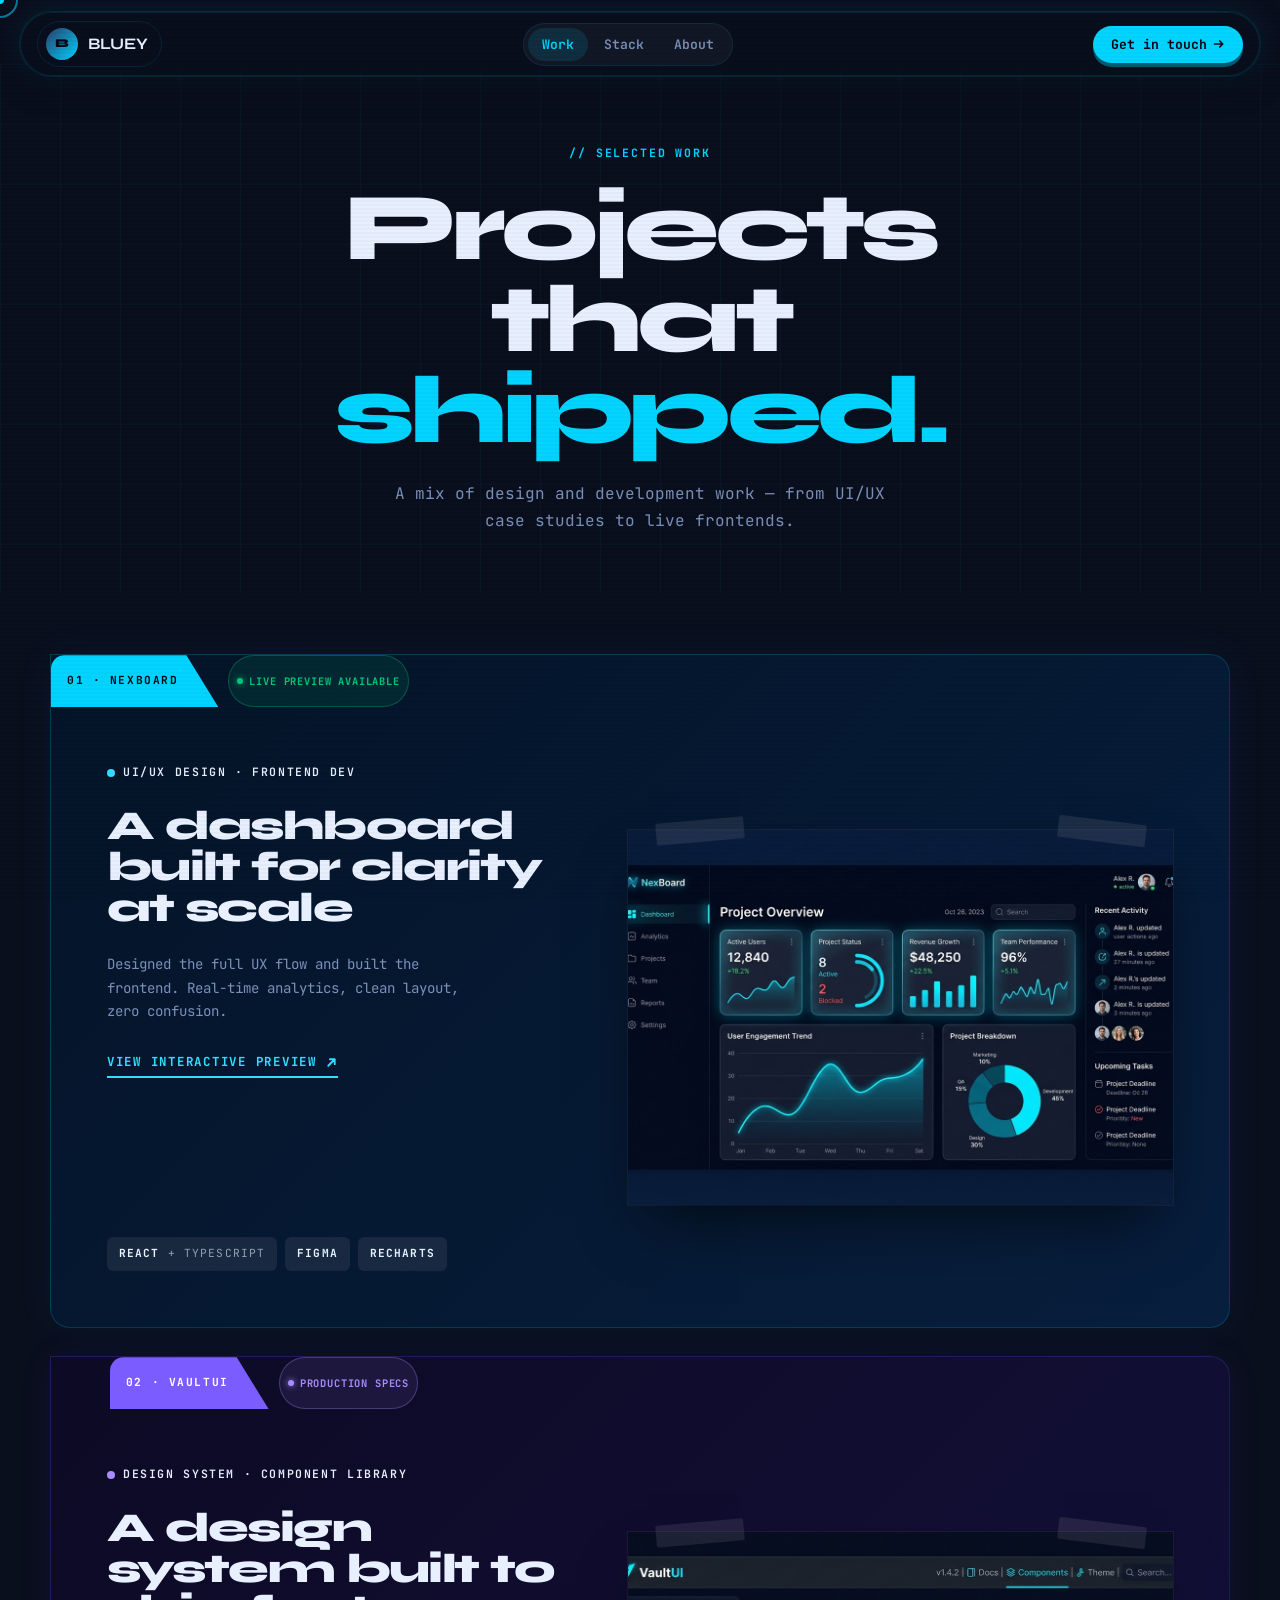
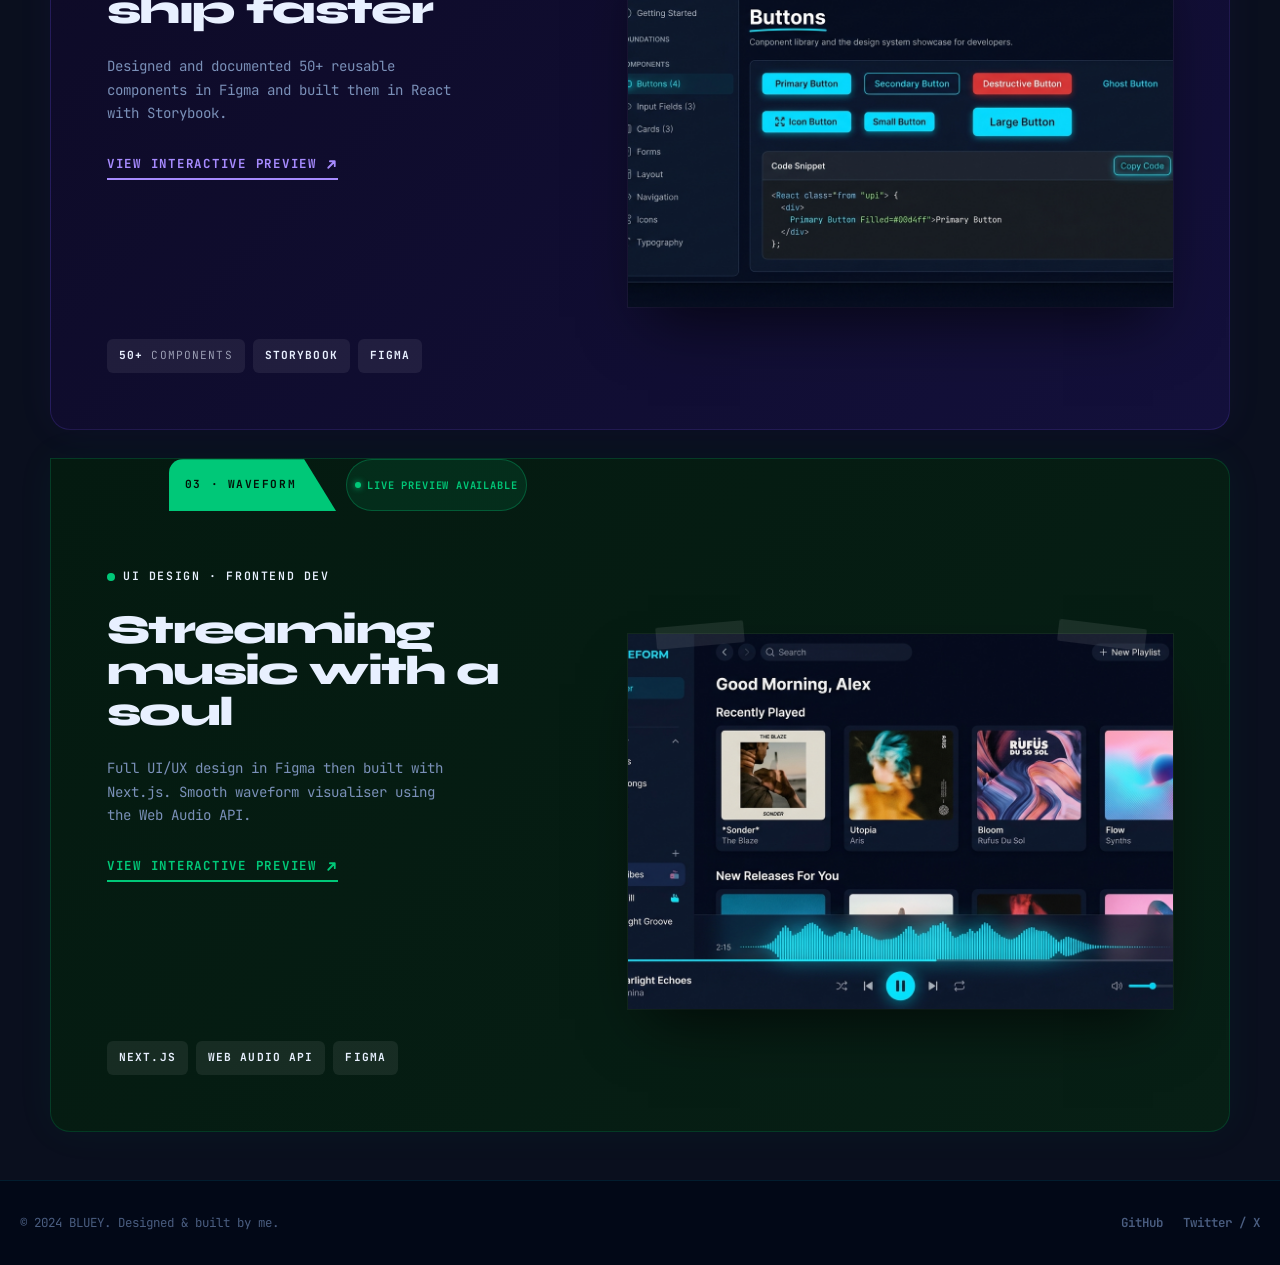
<file: work.html>
<!DOCTYPE html>
<html lang="en">
<head>
  <meta charset="UTF-8" />
  <meta name="viewport" content="width=device-width, initial-scale=1.0, viewport-fit=cover" />
  <title>Work | BLUEY</title>
  <meta name="description" content="Selected projects by BLUEY - UI/UX Designer and Frontend Developer." />
  <link rel="preconnect" href="https://fonts.googleapis.com" />
  <link rel="preconnect" href="https://fonts.gstatic.com" crossorigin />
  <link href="https://fonts.googleapis.com/css2?family=Syne:wght@400;500;600;700;800&family=JetBrains+Mono:wght@300;400;500;600;700&display=swap" rel="stylesheet" />
  <link rel="stylesheet" href="style.css" />
</head>
<body>

<div id="cursor-dot"></div>
<div id="cursor-ring"></div>
<div id="toast">// Email copied to clipboard</div>

<!-- HEADER -->
<header>
  <div class="nav-inner">
    <a href="index.html" class="nav-brand">
      <div class="nav-avatar">B</div>
      <span>BLUEY</span>
    </a>
    <nav class="nav-links">
      <a href="work.html" class="nav-active">Work</a>
      <a href="stack.html">Stack</a>
      <a href="about.html">About</a>
    </nav>
    <div class="nav-actions">
      <a href="contact.html" class="btn-hire">
        Get in touch
        <svg viewBox="0 0 16 16" width="12" height="12" fill="none" stroke="currentColor" stroke-width="2.2" stroke-linecap="round" stroke-linejoin="round"><path d="M2 8 H13 M9 4 L13 8 L9 12"/></svg>
      </a>
    </div>
  </div>
</header>

<!-- PAGE HERO -->
<section class="page-hero">
  <div class="page-hero-inner">
    <p class="page-eyebrow">// selected work</p>
    <h1 class="page-title">Projects that<br/><span class="text-cyan">shipped.</span></h1>
    <p class="page-sub">A mix of design and development work &mdash; from UI/UX case studies to live frontends.</p>
  </div>
</section>

<!-- WORK GRID -->
<section id="work" class="work-page-section">
  <div class="projects-stack">

    <!-- Card 1 -->
    <article class="project-card card--cyan reveal"
      data-project-id="nexboard"
      data-title="NexBoard"
      data-tag="UI/UX Design &amp; Frontend Dev"
      data-heading="A dashboard built for clarity at scale"
      data-desc="Designed the full UX flow in Figma and developed the high-performance frontend in React and TypeScript. Features real-time analytics streaming, customized Recharts components, and modular widgets."
      data-url="https://nexboard.cloud/dashboard"
      data-img="project_nexboard.jpg"
      data-stack="React,TypeScript,Figma,Recharts,Tailwind"
      data-features="Real-time WebSocket data stream,Interactive drill-down analytics,Design tokens mapped from Figma variables,Fully responsive viewport scaling">
      <div class="card-tab-row">
        <span class="card-tab" style="background:var(--cyan-500);color:var(--navy-900);">01 &middot; NexBoard</span>
        <span class="card-live-pill"><span class="card-live-dot"></span> Live Preview Available</span>
      </div>
      <div class="card-body">
        <div class="card-content">
          <span class="card-label"><span class="card-label-dot" style="background:var(--cyan-400);"></span>UI/UX Design &middot; Frontend Dev</span>
          <h2 class="card-heading">A dashboard built for clarity at scale</h2>
          <p class="card-desc">Designed the full UX flow and built the frontend. Real-time analytics, clean layout, zero confusion.</p>
          <span class="card-cta-link">View interactive preview <svg viewBox="0 0 16 16" width="13" height="13" fill="none" stroke="currentColor" stroke-width="2.2" stroke-linecap="round" stroke-linejoin="round"><path d="M4 12 L12 4 M6 4 H12 V10"/></svg></span>
          <dl class="card-stats">
            <div class="stat-chip"><strong>React</strong><span> + TypeScript</span></div>
            <div class="stat-chip"><strong>Figma</strong></div>
            <div class="stat-chip"><strong>Recharts</strong></div>
          </dl>
        </div>
        <div class="card-image-wrap">
          <span class="card-tape card-tape-1"></span>
          <span class="card-tape card-tape-2"></span>
          <div class="card-img-frame"><img src="project_nexboard.jpg" alt="NexBoard dashboard UI" loading="lazy"/></div>
        </div>
      </div>
    </article>

    <!-- Card 2 -->
    <article class="project-card card--indigo reveal reveal-delay-1"
      data-project-id="vaultui"
      data-title="VaultUI Design System"
      data-tag="Design System &amp; Component Library"
      data-heading="A design system built to ship faster"
      data-desc="Crafted 50+ enterprise components in Figma with auto-layout and variant properties, then brought them to life in React with Storybook documentation."
      data-url="https://vault-ui.design/storybook"
      data-img="project_vaultui.jpg"
      data-stack="Figma,React,Storybook,CSS Modules,Zeroheight"
      data-features="50+ accessible atomic components,WCAG AAA contrast compliance,Interactive Storybook playground,Full design token synchronization">
      <div class="card-tab-row">
        <span class="card-tab" style="background:#7b5cff;color:#fff;margin-left:5%;">02 &middot; VaultUI</span>
        <span class="card-live-pill" style="color:#a78bff;border-color:rgba(167,139,255,0.3);background:rgba(167,139,255,0.1);"><span class="card-live-dot" style="background:#a78bff;box-shadow:0 0 6px #a78bff;"></span> Production Specs</span>
      </div>
      <div class="card-body">
        <div class="card-content">
          <span class="card-label"><span class="card-label-dot" style="background:#a78bff;"></span>Design System &middot; Component Library</span>
          <h2 class="card-heading">A design system built to ship faster</h2>
          <p class="card-desc">Designed and documented 50+ reusable components in Figma and built them in React with Storybook.</p>
          <span class="card-cta-link" style="color:#a78bff;border-color:#a78bff;">View interactive preview <svg viewBox="0 0 16 16" width="13" height="13" fill="none" stroke="currentColor" stroke-width="2.2" stroke-linecap="round" stroke-linejoin="round"><path d="M4 12 L12 4 M6 4 H12 V10"/></svg></span>
          <dl class="card-stats">
            <div class="stat-chip"><strong>50+</strong><span> components</span></div>
            <div class="stat-chip"><strong>Storybook</strong></div>
            <div class="stat-chip"><strong>Figma</strong></div>
          </dl>
        </div>
        <div class="card-image-wrap">
          <span class="card-tape card-tape-1"></span>
          <span class="card-tape card-tape-2"></span>
          <div class="card-img-frame"><img src="project_vaultui.jpg" alt="VaultUI component library" loading="lazy"/></div>
        </div>
      </div>
    </article>

    <!-- Card 3 -->
    <article class="project-card card--emerald reveal reveal-delay-2"
      data-project-id="waveform"
      data-title="Waveform Audio"
      data-tag="UI Design &amp; Frontend Dev"
      data-heading="Streaming music with a soul"
      data-desc="Complete music player UX designed from scratch in Figma and built in Next.js. Features an interactive real-time visualizer canvas driven by the Web Audio API."
      data-url="https://waveform-audio.stream/play"
      data-img="project_waveform.jpg"
      data-stack="Next.js,Web Audio API,Figma,Canvas API,Tailwind"
      data-features="60FPS canvas audio frequency visualizer,Fluid queue management and playlists,Haptic responsive audio scrubber,Glassmorphism dark UI aesthetics">
      <div class="card-tab-row">
        <span class="card-tab" style="background:#00c878;color:#031208;margin-left:10%;">03 &middot; Waveform</span>
        <span class="card-live-pill"><span class="card-live-dot"></span> Live Preview Available</span>
      </div>
      <div class="card-body">
        <div class="card-content">
          <span class="card-label"><span class="card-label-dot" style="background:#00c878;"></span>UI Design &middot; Frontend Dev</span>
          <h2 class="card-heading">Streaming music with a soul</h2>
          <p class="card-desc">Full UI/UX design in Figma then built with Next.js. Smooth waveform visualiser using the Web Audio API.</p>
          <span class="card-cta-link" style="color:#00c878;border-color:#00c878;">View interactive preview <svg viewBox="0 0 16 16" width="13" height="13" fill="none" stroke="currentColor" stroke-width="2.2" stroke-linecap="round" stroke-linejoin="round"><path d="M4 12 L12 4 M6 4 H12 V10"/></svg></span>
          <dl class="card-stats">
            <div class="stat-chip"><strong>Next.js</strong></div>
            <div class="stat-chip"><strong>Web Audio API</strong></div>
            <div class="stat-chip"><strong>Figma</strong></div>
          </dl>
        </div>
        <div class="card-image-wrap">
          <span class="card-tape card-tape-1"></span>
          <span class="card-tape card-tape-2"></span>
          <div class="card-img-frame"><img src="project_waveform.jpg" alt="Waveform music app" loading="lazy"/></div>
        </div>
      </div>
    </article>

  </div>
</section>

<!-- INTERACTIVE PROJECT PREVIEW MODAL -->
<div id="project-preview-modal" class="project-modal-backdrop" aria-hidden="true" role="dialog">
  <div class="preview-modal-box">
    <!-- Chrome Bar -->
    <div class="preview-chrome">
      <div class="preview-traffic-dots">
        <span class="traffic-dot close" id="modal-close-dot" title="Close"></span>
        <span class="traffic-dot min" title="Minimize"></span>
        <span class="traffic-dot max" title="Expand"></span>
      </div>
      <div class="preview-address-bar">
        <svg viewBox="0 0 16 16" width="12" height="12" fill="none" stroke="currentColor" stroke-width="2"><rect x="3" y="7" width="10" height="7" rx="1.5"/><path d="M5 7 V4.5 A3 3 0 0 1 11 4.5 V7"/></svg>
        <span id="modal-url-display" class="preview-url-text">https://nexboard.cloud/dashboard</span>
      </div>
      <div class="preview-top-actions">
        <button id="modal-close-btn" class="preview-close-btn">ESC &times;</button>
      </div>
    </div>

    <!-- Modal Content -->
    <div class="preview-body-scroll">
      <!-- Image showcase view -->
      <div class="preview-showcase-view">
        <span class="preview-view-badge">● HIGH-RES INTERACTION VIEW</span>
        <img id="modal-project-img" src="project_nexboard.jpg" alt="Project preview screenshot" class="preview-showcase-img" />
      </div>

      <!-- Info Column -->
      <div class="preview-info-col">
        <p id="modal-project-tag" class="preview-tag">// UI/UX &amp; FRONTEND</p>
        <h3 id="modal-project-title" class="preview-title">NexBoard</h3>
        <p id="modal-project-desc" class="preview-desc">Designed the full UX flow and built the frontend. Real-time analytics, clean layout, zero confusion.</p>

        <!-- Tech stack chips -->
        <div class="preview-specs-box">
          <p class="preview-specs-heading">// Tech Stack &amp; Tools</p>
          <div id="modal-project-stack" class="preview-chips-row">
            <!-- populated by JS -->
          </div>
        </div>

        <!-- Key Highlights -->
        <div class="preview-features-wrap">
          <p class="preview-specs-heading">// Key Highlights &amp; Specs</p>
          <ul id="modal-project-features" class="preview-features-list">
            <!-- populated by JS -->
          </ul>
        </div>

        <!-- Actions -->
        <div class="preview-modal-actions">
          <a id="modal-primary-cta" href="contact.html" class="preview-action-primary">
            Request Walkthrough / Demo
            <svg viewBox="0 0 16 16" width="12" height="12" fill="none" stroke="currentColor" stroke-width="2.2"><path d="M2 8 H13 M9 4 L13 8 L9 12"/></svg>
          </a>
          <button id="modal-copy-link-btn" class="preview-action-secondary">
            Copy Case Study Link
          </button>
        </div>
      </div>
    </div>
  </div>
</div>

<!-- FOOTER -->
<footer>
  <div class="footer-inner">
    <p class="footer-copy">&copy; 2024 BLUEY. Designed &amp; built by me.</p>
    <div class="footer-links">
      <a href="https://github.com/garriiii" target="_blank" rel="noopener">GitHub</a>
      <a href="https://x.com/https_bluey_sol" target="_blank" rel="noopener">Twitter / X</a>
    </div>
  </div>
</footer>

<script src="main.js"></script>
</body>
</html>
</file>
<file: style.css>
/* ============================================
   DESIGN TOKENS
============================================ */
:root {
  --navy-900: #020817;
  --navy-800: #0a0f1e;
  --navy-700: #0d1529;
  --navy-600: #111b35;
  --navy-500: #162040;
  --navy-400: #1e2d52;
  --navy-300: #2a3d6b;
  --cyan-500: #00d4ff;
  --cyan-400: #33ddff;
  --cyan-300: #66e5ff;
  --cyan-glow: rgba(0, 212, 255, 0.12);
  --cyan-glow-strong: rgba(0, 212, 255, 0.28);
  --text-primary: #e8f0ff;
  --text-secondary: #7a90b8;
  --text-muted: #4a5d80;
  --border: rgba(0, 212, 255, 0.1);
  --border-hover: rgba(0, 212, 255, 0.32);
  --card-bg: rgba(13, 21, 41, 0.85);
  --font-display: 'Syne', sans-serif;
  --font-mono: 'JetBrains Mono', monospace;
}

/* ============================================
   RESET & BASE
============================================ */
*, *::before, *::after { box-sizing: border-box; margin: 0; padding: 0; }
html { scroll-behavior: smooth; }
body {
  font-family: var(--font-mono);
  background: var(--navy-800);
  color: var(--text-primary);
  overflow-x: hidden;
  line-height: 1.6;
}
@media (hover: hover) and (pointer: fine) {
  body { cursor: none; }
}
a { color: inherit; text-decoration: none; }
img { display: block; max-width: 100%; }

/* Scan-line overlay */
body::before {
  content: '';
  position: fixed;
  inset: 0;
  background-image: repeating-linear-gradient(0deg, transparent, transparent 2px, rgba(0,0,0,0.025) 2px, rgba(0,0,0,0.025) 4px);
  pointer-events: none;
  z-index: 1000;
}

/* ============================================
   CURSOR
============================================ */
#cursor-dot {
  position: fixed;
  width: 8px; height: 8px;
  background: var(--cyan-500);
  border-radius: 50%;
  pointer-events: none;
  z-index: 9999;
  transform: translate(-50%, -50%);
  transition: width 0.18s, height 0.18s, background 0.18s;
  display: none;
}
#cursor-ring {
  position: fixed;
  width: 36px; height: 36px;
  border: 2px solid var(--cyan-500);
  border-radius: 50%;
  pointer-events: none;
  z-index: 9998;
  transform: translate(-50%, -50%);
  opacity: 0.55;
  transition: width 0.22s, height 0.22s, opacity 0.22s, border-color 0.18s;
  display: none;
}
@media (hover: hover) and (pointer: fine) {
  #cursor-dot { display: block; }
  #cursor-ring { display: block; }
}
body.cursor-hover #cursor-dot { width: 12px; height: 12px; background: var(--cyan-300); }
body.cursor-hover #cursor-ring { width: 56px; height: 56px; opacity: 1; border-color: var(--cyan-400); }

/* ============================================
   HEADER
============================================ */
header {
  position: sticky;
  top: 12px;
  z-index: 500;
  padding: 0 20px;
}
.nav-inner {
  max-width: 1240px;
  margin: 0 auto;
  display: flex;
  align-items: center;
  justify-content: space-between;
  gap: 12px;
  background: rgba(10, 15, 30, 0.88);
  backdrop-filter: blur(18px);
  -webkit-backdrop-filter: blur(18px);
  border: 1px solid var(--border);
  border-radius: 999px;
  padding: 8px 16px;
  box-shadow: 0 0 0 1px var(--border), 0 8px 32px rgba(0,0,0,0.4), 0 0 28px var(--cyan-glow);
}
.nav-brand {
  display: flex;
  align-items: center;
  gap: 10px;
  font-family: var(--font-display);
  font-weight: 700;
  font-size: 1rem;
  letter-spacing: -0.02em;
  color: var(--text-primary);
  padding: 6px 14px 6px 8px;
  border-radius: 999px;
  border: 1px solid var(--border);
  transition: border-color 0.2s, box-shadow 0.2s;
}
.nav-brand:hover { border-color: var(--border-hover); box-shadow: 0 0 14px var(--cyan-glow); }
.nav-avatar {
  width: 32px; height: 32px;
  border-radius: 50%;
  background: linear-gradient(135deg, var(--navy-300), var(--cyan-500));
  display: flex; align-items: center; justify-content: center;
  font-family: var(--font-display);
  font-weight: 800;
  font-size: 0.75rem;
  color: var(--navy-900);
  flex-shrink: 0;
}
.nav-links {
  display: flex;
  align-items: center;
  gap: 2px;
  background: rgba(255,255,255,0.04);
  border: 1px solid var(--border);
  border-radius: 999px;
  padding: 4px;
}
.nav-links a {
  font-family: var(--font-mono);
  font-size: 0.82rem;
  font-weight: 600;
  color: var(--text-secondary);
  padding: 6px 14px;
  border-radius: 999px;
  transition: color 0.2s, background 0.2s;
}
.nav-links a:hover { color: var(--cyan-500); background: var(--cyan-glow); }
.nav-actions { display: flex; align-items: center; gap: 8px; }
.btn-hire {
  display: none;
  align-items: center;
  gap: 6px;
  font-family: var(--font-mono);
  font-size: 0.82rem;
  font-weight: 700;
  color: var(--navy-900);
  background: var(--cyan-500);
  padding: 8px 18px;
  border-radius: 999px;
  border: none;
  cursor: pointer;
  transition: transform 0.15s, box-shadow 0.15s;
  box-shadow: 0 4px 0 rgba(0,140,170,0.6);
}
@media (min-width: 640px) { .btn-hire { display: inline-flex; } }
.btn-hire:hover { transform: translateY(-2px); box-shadow: 0 6px 0 rgba(0,140,170,0.6), 0 0 20px var(--cyan-glow-strong); }
.btn-hire:active { transform: translateY(2px); box-shadow: 0 2px 0 rgba(0,140,170,0.6); }

/* ============================================
   HERO
============================================ */
#top {
  position: relative;
  overflow: hidden;
  padding: 80px 20px 100px;
  background: var(--navy-800);
}
#top::after {
  content: '';
  position: absolute;
  inset: 0;
  background-image:
    linear-gradient(rgba(0,212,255,0.035) 1px, transparent 1px),
    linear-gradient(90deg, rgba(0,212,255,0.035) 1px, transparent 1px);
  background-size: 60px 60px;
  pointer-events: none;
}
.hero-glow {
  position: absolute;
  top: 50%; left: 50%;
  transform: translate(-50%, -50%);
  width: 700px; height: 700px;
  background: radial-gradient(circle, rgba(0,212,255,0.07) 0%, transparent 68%);
  pointer-events: none;
}
.hero-inner { position: relative; z-index: 1; max-width: 1240px; margin: 0 auto; }

/* Status badge */
.status-badge {
  display: inline-flex;
  align-items: center;
  gap: 8px;
  font-family: var(--font-mono);
  font-size: 0.72rem;
  font-weight: 600;
  letter-spacing: 0.1em;
  text-transform: uppercase;
  color: var(--cyan-500);
  border: 1px solid var(--border-hover);
  background: var(--cyan-glow);
  padding: 6px 14px;
  border-radius: 999px;
  margin-bottom: 40px;
  opacity: 0;
  transform: translateY(12px);
  animation: fadeUp 0.6s ease 0.1s forwards;
}
.status-dot {
  width: 7px; height: 7px;
  border-radius: 50%;
  background: var(--cyan-500);
  animation: pulse 2s ease-in-out infinite;
}
@keyframes pulse { 0%,100%{opacity:1;transform:scale(1)} 50%{opacity:0.35;transform:scale(0.65)} }
@keyframes fadeUp { to { opacity:1; transform:translateY(0); } }

/* Hero title chips */
.hero-title-wrap {
  display: flex;
  flex-direction: column;
  align-items: center;
  gap: 0.3em;
  font-family: var(--font-display);
  font-size: clamp(3rem, 13vw, 7.5rem);
  font-weight: 800;
  line-height: 0.93;
  letter-spacing: -0.05em;
  text-align: center;
  margin-bottom: 48px;
}
.hero-row {
  display: flex;
  flex-wrap: wrap;
  justify-content: center;
  align-items: flex-end;
  gap: 0.3em;
}
[data-chip] {
  display: inline-flex;
  align-items: center;
  position: relative;
  padding: 0.08em 0.22em 0.1em;
  border-radius: 6px;
  user-select: none;
  touch-action: none;
  cursor: grab;
  clip-path: polygon(0.1em 0, calc(100% - 0.1em) 0, calc(100% - 0.1em) 0.1em, 100% 0.1em, 100% calc(100% - 0.1em), calc(100% - 0.1em) calc(100% - 0.1em), calc(100% - 0.1em) 100%, 0.1em 100%, 0.1em calc(100% - 0.1em), 0 calc(100% - 0.1em), 0 0.1em, 0.1em 0.1em);
}
[data-chip]:active { cursor: grabbing; }
[data-chip="blue"] { background: var(--cyan-500); color: var(--navy-900); }
[data-chip="navy"] { background: var(--navy-400); color: var(--cyan-500); }
[data-chip="dark"] { background: var(--navy-600); color: var(--text-secondary); }
[data-chip="glow"] {
  background: transparent;
  color: var(--text-primary);
  border: 2px solid var(--cyan-500);
  box-shadow: 0 0 22px var(--cyan-glow), inset 0 0 22px var(--cyan-glow);
}

/* Hero sub */
.hero-sub { max-width: 1240px; margin: 0 auto; display: flex; flex-direction: column; align-items: center; gap: 32px; text-align: center; }
.hero-desc {
  max-width: 52ch;
  font-family: var(--font-mono);
  font-size: 1.05rem;
  line-height: 1.72;
  color: var(--text-secondary);
  opacity: 0;
  transform: translateY(14px);
  animation: fadeUp 0.6s ease 0.4s forwards;
}
.hero-ctas {
  display: flex;
  flex-wrap: wrap;
  gap: 14px;
  justify-content: center;
  opacity: 0;
  transform: translateY(14px);
  animation: fadeUp 0.6s ease 0.55s forwards;
}
.btn-primary {
  display: inline-flex;
  align-items: center;
  gap: 8px;
  font-family: var(--font-mono);
  font-size: 0.9rem;
  font-weight: 700;
  color: var(--navy-900);
  background: var(--cyan-500);
  padding: 14px 26px;
  border-radius: 999px;
  border: none;
  cursor: pointer;
  transition: transform 0.15s, box-shadow 0.15s;
  box-shadow: 0 5px 0 rgba(0,120,160,0.7);
  text-decoration: none;
}
.btn-primary:hover { transform: translateY(-2px); box-shadow: 0 7px 0 rgba(0,120,160,0.7), 0 0 24px var(--cyan-glow-strong); }
.btn-primary:active { transform: translateY(3px); box-shadow: 0 2px 0 rgba(0,120,160,0.7); }
.btn-secondary {
  display: inline-flex;
  align-items: center;
  gap: 8px;
  font-family: var(--font-mono);
  font-size: 0.9rem;
  font-weight: 700;
  color: var(--text-primary);
  background: rgba(255,255,255,0.05);
  padding: 14px 26px;
  border-radius: 999px;
  border: 1px solid var(--border-hover);
  cursor: pointer;
  transition: transform 0.15s, box-shadow 0.15s, border-color 0.2s, color 0.2s;
  box-shadow: 0 5px 0 rgba(0,0,0,0.3);
  text-decoration: none;
}
.btn-secondary:hover { transform: translateY(-2px); box-shadow: 0 7px 0 rgba(0,0,0,0.3), 0 0 18px var(--cyan-glow); border-color: var(--cyan-500); color: var(--cyan-400); }
.btn-secondary:active { transform: translateY(3px); box-shadow: 0 2px 0 rgba(0,0,0,0.3); }

/* Hero deco shapes */
.hero-deco { position: absolute; pointer-events: none; }
.deco-1 { top:12%; right:6%; width:72px; height:72px; border:2px solid var(--cyan-500); border-radius:16px; transform:rotate(-12deg); animation:float1 6s ease-in-out infinite; box-shadow:0 0 24px var(--cyan-glow),inset 0 0 24px var(--cyan-glow); opacity:0.65; }
.deco-2 { top:20%; left:4%; width:48px; height:96px; border:2px solid rgba(0,212,255,0.35); border-radius:8px; transform:rotate(14deg); animation:float2 7s ease-in-out infinite; opacity:0.45; }
.deco-3 { bottom:10%; right:3%; width:56px; height:56px; background:var(--cyan-500); clip-path:polygon(50% 0%,100% 38%,82% 100%,18% 100%,0% 38%); opacity:0.14; animation:float3 8s ease-in-out infinite; }
.deco-4 { bottom:12%; left:6%; width:80px; height:40px; border:2px solid rgba(0,212,255,0.28); border-radius:80px 80px 0 0; animation:float1 9s ease-in-out infinite; opacity:0.45; }
@media (max-width:900px) { .hero-deco { display:none; } }
@keyframes float1 { 0%,100%{transform:rotate(-12deg) translateY(0)} 50%{transform:rotate(-12deg) translateY(-12px)} }
@keyframes float2 { 0%,100%{transform:rotate(14deg) translateY(0)} 50%{transform:rotate(14deg) translateY(10px)} }
@keyframes float3 { 0%,100%{transform:rotate(0deg) translateY(0)} 50%{transform:rotate(10deg) translateY(-8px)} }

/* ============================================
   WORK SECTION
============================================ */
#work { position:relative; z-index:10; padding:60px 20px 20px; background:var(--navy-800); }
.section-header { max-width:1180px; margin:0 auto 56px; display:flex; flex-direction:column; align-items:center; gap:16px; text-align:center; }
.section-title { font-family:var(--font-display); font-size:clamp(2.4rem,6vw,4.6rem); font-weight:800; line-height:0.95; letter-spacing:-0.05em; color:var(--text-primary); display:flex; align-items:center; gap:16px; }
.section-title-icon { width:0.55em; height:0.55em; flex-shrink:0; }
.section-tag { font-family:var(--font-mono); font-size:0.72rem; font-weight:700; text-transform:uppercase; letter-spacing:0.14em; color:var(--text-secondary); border:2px solid var(--border-hover); padding:6px 16px; border-radius:999px; }

.projects-stack { max-width:1180px; margin:0 auto; }
.project-card { position:relative; border-radius:0 20px 20px 20px; overflow:hidden; margin-bottom:28px; transition:box-shadow 0.3s; }
@media (min-width:1024px) { .project-card { position:sticky; top:112px; } }
.project-card:nth-child(1){z-index:1}
.project-card:nth-child(2){z-index:2}
.project-card:nth-child(3){z-index:3}

.card-tab-row { display:flex; }
.card-tab {
  display:inline-flex; align-items:center; gap:8px;
  font-family:var(--font-mono); font-size:0.7rem; font-weight:700;
  text-transform:uppercase; letter-spacing:0.14em;
  height:52px; padding:0 40px 0 16px;
  clip-path:polygon(0 0, calc(100% - 32px) 0, 100% 100%, 0 100%);
  border-radius:14px 0 0 0;
}
.card-body {
  display:grid; gap:32px; padding:32px; min-height:520px;
}
@media (min-width:768px) { .card-body { grid-template-columns:1fr 1.15fr; gap:48px; padding:48px; min-height:580px; } }
@media (min-width:1024px) { .card-body { padding:56px; min-height:620px; } }

.card-content { display:flex; flex-direction:column; }
.card-label { display:inline-flex; align-items:center; gap:8px; font-family:var(--font-mono); font-size:0.72rem; font-weight:600; letter-spacing:0.14em; text-transform:uppercase; margin-bottom:24px; }
.card-label-dot { width:8px; height:8px; border-radius:50%; }
.card-heading { font-family:var(--font-display); font-size:clamp(1.8rem,3.2vw,3rem); font-weight:800; line-height:1; letter-spacing:-0.04em; margin-bottom:24px; max-width:14ch; color:var(--text-primary); }
.card-cta-link { display:inline-flex; align-items:center; gap:8px; font-family:var(--font-mono); font-size:0.78rem; font-weight:700; text-transform:uppercase; letter-spacing:0.14em; border-bottom:2px solid; padding-bottom:4px; width:fit-content; margin-bottom:40px; color:var(--cyan-400); border-color:var(--cyan-400); transition:gap 0.2s; }
.card-cta-link:hover { gap:14px; }
.card-cta-link svg { transition:transform 0.2s; }
.card-cta-link:hover svg { transform:translate(2px,-2px); }
.card-stats { margin-top:auto; display:flex; flex-wrap:wrap; gap:8px; }
.stat-chip { font-family:var(--font-mono); font-size:0.7rem; text-transform:uppercase; letter-spacing:0.1em; padding:8px 12px; border-radius:6px; background:rgba(255,255,255,0.07); color:var(--text-primary); }
.stat-chip strong { font-weight:700; }
.stat-chip span { opacity:0.6; }

.card-image-wrap { position:relative; align-self:center; }
.card-tape { position:absolute; z-index:10; height:22px; width:88px; border-radius:2px; opacity:0.4; }
.card-tape-1 { top:-10px; left:5%; transform:rotate(-5deg); background:rgba(255,255,255,0.22); }
.card-tape-2 { top:-10px; right:5%; transform:rotate(7deg); background:rgba(255,255,255,0.22); }
.card-img-frame { aspect-ratio:16/11; overflow:hidden; background:var(--navy-700); box-shadow:0 30px 60px -20px rgba(0,0,0,0.65), 0 0 0 1px rgba(255,255,255,0.05); }
.card-img-frame img { width:100%; height:100%; object-fit:cover; transition:transform 0.5s ease; }
.project-card:hover .card-img-frame img { transform:scale(1.04); }

/* Card themes */
.card--cyan { background:linear-gradient(135deg,#041428,#071e3d); border:1px solid rgba(0,212,255,0.18); box-shadow:0 0 40px rgba(0,212,255,0.05); }
.card--indigo { background:linear-gradient(135deg,#0d0a25,#13103b); border:1px solid rgba(120,90,255,0.18); box-shadow:0 0 40px rgba(120,90,255,0.05); }
.card--emerald { background:linear-gradient(135deg,#041a10,#071f15); border:1px solid rgba(0,200,120,0.18); box-shadow:0 0 40px rgba(0,200,120,0.05); }

/* ============================================
   SKILLS
============================================ */
#skills { padding:100px 20px; background:var(--navy-900); position:relative; overflow:hidden; }
#skills::before { content:''; position:absolute; top:-150px; left:50%; transform:translateX(-50%); width:800px; height:400px; background:radial-gradient(ellipse,rgba(0,212,255,0.055),transparent 70%); pointer-events:none; }
.skills-inner { max-width:1000px; margin:0 auto; }
.skills-grid { display:grid; grid-template-columns:repeat(auto-fit,minmax(260px,1fr)); gap:22px; margin-top:56px; }
.skill-group { background:var(--card-bg); border:1px solid var(--border); border-radius:16px; padding:26px; backdrop-filter:blur(12px); transition:border-color 0.3s,box-shadow 0.3s,transform 0.3s; }
.skill-group:hover { border-color:var(--border-hover); box-shadow:0 8px 32px rgba(0,0,0,0.3),0 0 20px var(--cyan-glow); transform:translateY(-4px); }
.skill-group-label { font-family:var(--font-mono); font-size:0.68rem; font-weight:700; text-transform:uppercase; letter-spacing:0.14em; color:var(--cyan-500); margin-bottom:14px; display:flex; align-items:center; gap:8px; }
.skill-group-label::before { content:''; display:block; width:6px; height:6px; border-radius:50%; background:var(--cyan-500); }
.skill-tags { display:flex; flex-wrap:wrap; gap:8px; }
.skill-tag { font-family:var(--font-mono); font-size:0.78rem; font-weight:500; color:var(--text-secondary); background:rgba(255,255,255,0.05); border:1px solid var(--border); padding:6px 12px; border-radius:6px; transition:color 0.2s,background 0.2s,border-color 0.2s; }
.skill-tag:hover { color:var(--cyan-400); background:var(--cyan-glow); border-color:var(--border-hover); }

/* ============================================
   ABOUT
============================================ */
#about { padding:100px 20px; background:var(--navy-800); position:relative; }
.about-inner { max-width:1000px; margin:0 auto; display:grid; gap:60px; align-items:center; }
@media (min-width:768px) { .about-inner { grid-template-columns:1fr 1fr; } }
.about-tag { font-family:var(--font-mono); font-size:0.7rem; font-weight:700; text-transform:uppercase; letter-spacing:0.16em; color:var(--cyan-500); margin-bottom:20px; display:flex; align-items:center; gap:10px; }
.about-tag::before { content:''; display:block; width:24px; height:2px; background:var(--cyan-500); }
.about-heading { font-family:var(--font-display); font-size:clamp(2rem,4vw,3.2rem); font-weight:800; line-height:1.05; letter-spacing:-0.04em; color:var(--text-primary); margin-bottom:24px; }
.about-text { font-family:var(--font-mono); font-size:0.95rem; line-height:1.75; color:var(--text-secondary); margin-bottom:16px; }
.about-text:last-of-type { margin-bottom:36px; }
.about-visual { display:flex; flex-direction:column; gap:16px; }
.about-avatar-card { background:var(--card-bg); border:1px solid var(--border); border-radius:20px; padding:32px; text-align:center; backdrop-filter:blur(12px); position:relative; overflow:hidden; }
.about-avatar-card::before { content:''; position:absolute; inset:0; background:linear-gradient(135deg,var(--cyan-glow),transparent); pointer-events:none; }
.about-avatar-circle { width:96px; height:96px; border-radius:50%; background:linear-gradient(135deg,var(--navy-300),var(--cyan-500)); display:flex; align-items:center; justify-content:center; font-family:var(--font-display); font-weight:800; font-size:2.4rem; color:var(--navy-900); margin:0 auto 16px; box-shadow:0 0 30px var(--cyan-glow-strong); }
.about-name { font-family:var(--font-display); font-weight:700; font-size:1.3rem; letter-spacing:-0.02em; color:var(--text-primary); margin-bottom:4px; }
.about-role { font-family:var(--font-mono); font-size:0.8rem; color:var(--cyan-500); font-weight:600; }
.about-mini-stats { display:grid; grid-template-columns:1fr 1fr; gap:12px; }
.mini-stat { background:var(--card-bg); border:1px solid var(--border); border-radius:12px; padding:20px; text-align:center; backdrop-filter:blur(8px); }
.mini-stat-num { font-family:var(--font-display); font-size:1.8rem; font-weight:800; letter-spacing:-0.03em; color:var(--cyan-500); }
.mini-stat-label { font-family:var(--font-mono); font-size:0.68rem; font-weight:600; text-transform:uppercase; letter-spacing:0.1em; color:var(--text-muted); margin-top:4px; }

/* ============================================
   CONTACT
============================================ */
#contact { padding:100px 20px 60px; background:var(--navy-900); position:relative; overflow:hidden; }
#contact::before { content:''; position:absolute; bottom:-200px; left:50%; transform:translateX(-50%); width:900px; height:500px; background:radial-gradient(ellipse,rgba(0,212,255,0.06),transparent 70%); pointer-events:none; }
.contact-inner { max-width:800px; margin:0 auto; text-align:center; }
.contact-eyebrow { font-family:var(--font-mono); font-size:0.72rem; font-weight:700; text-transform:uppercase; letter-spacing:0.16em; color:var(--cyan-500); margin-bottom:24px; display:flex; align-items:center; justify-content:center; gap:10px; }
.contact-eyebrow::before,.contact-eyebrow::after { content:''; display:block; width:32px; height:1px; background:var(--cyan-500); opacity:0.45; }
.contact-heading { font-family:var(--font-display); font-size:clamp(2.4rem,6vw,4.5rem); font-weight:800; letter-spacing:-0.05em; line-height:0.95; color:var(--text-primary); margin-bottom:24px; }
.contact-heading span { color:var(--cyan-500); text-shadow:0 0 28px var(--cyan-glow-strong); }
.contact-sub { font-family:var(--font-mono); font-size:1rem; line-height:1.72; color:var(--text-secondary); max-width:46ch; margin:0 auto 48px; }
.contact-email-btn { display:inline-flex; align-items:center; gap:10px; font-family:var(--font-mono); font-size:1rem; font-weight:700; color:var(--navy-900); background:var(--cyan-500); padding:16px 32px; border-radius:999px; border:none; cursor:pointer; transition:transform 0.15s,box-shadow 0.15s; box-shadow:0 5px 0 rgba(0,120,160,0.7); margin-bottom:16px; }
.contact-email-btn:hover { transform:translateY(-2px); box-shadow:0 7px 0 rgba(0,120,160,0.7),0 0 28px var(--cyan-glow-strong); }
.contact-email-btn:active { transform:translateY(3px); box-shadow:0 2px 0 rgba(0,120,160,0.7); }
.copy-feedback { font-family:var(--font-mono); font-size:0.75rem; color:var(--cyan-500); opacity:0; transition:opacity 0.3s; margin-bottom:48px; }
.copy-feedback.show { opacity:1; }

/* ============================================
   FOOTER
============================================ */
footer { padding:32px 20px; border-top:1px solid var(--border); background:var(--navy-900); }
.footer-inner { max-width:1240px; margin:0 auto; display:flex; flex-wrap:wrap; align-items:center; justify-content:space-between; gap:16px; }
.footer-copy { font-family:var(--font-mono); font-size:0.78rem; color:var(--text-muted); }
.footer-links { display:flex; gap:20px; }
.footer-links a { font-family:var(--font-mono); font-size:0.78rem; font-weight:600; color:var(--text-muted); transition:color 0.2s; }
.footer-links a:hover { color:var(--cyan-500); }

/* ============================================
   TOAST
============================================ */
#toast { position:fixed; bottom:32px; left:50%; transform:translateX(-50%) translateY(20px); background:var(--navy-400); border:1px solid var(--border-hover); color:var(--cyan-400); font-family:var(--font-mono); font-size:0.82rem; font-weight:600; padding:12px 24px; border-radius:999px; box-shadow:0 8px 32px rgba(0,0,0,0.4),0 0 16px var(--cyan-glow); z-index:9000; opacity:0; transition:opacity 0.3s,transform 0.3s; pointer-events:none; white-space:nowrap; }
#toast.show { opacity:1; transform:translateX(-50%) translateY(0); }

/* ============================================
   SCROLL REVEAL
============================================ */
.reveal { opacity:0; transform:translateY(24px); transition:opacity 0.65s ease,transform 0.65s ease; }
.reveal.visible { opacity:1; transform:translateY(0); }
.reveal-delay-1 { transition-delay:0.1s; }
.reveal-delay-2 { transition-delay:0.2s; }
.reveal-delay-3 { transition-delay:0.3s; }

/* ============================================
   RESPONSIVE
============================================ */
@media (max-width:640px) {
  header { top:8px; padding:0 10px; }
  .nav-inner { padding:6px 10px; }
  .nav-links a { padding:5px 10px; font-size:0.78rem; }
  #top { padding:60px 16px 80px; }
  .hero-title-wrap { font-size:clamp(2.5rem,14vw,4.5rem); }
  .card-body { padding:24px; min-height:auto; }
  .hero-desc br { display:none; }
}
/* ============================================
   ACTIVE NAV LINK
============================================ */
.nav-active {
  color: var(--cyan-500) !important;
  background: var(--cyan-glow) !important;
  border-radius: 999px;
}

/* ============================================
   ROLE PILLS (Home page)
============================================ */
.role-pills {
  display: flex;
  flex-wrap: wrap;
  justify-content: center;
  gap: 10px;
  margin-top: 40px;
  opacity: 0;
  transform: translateY(14px);
  animation: fadeUp 0.6s ease 0.7s forwards;
}
.role-pill {
  font-family: var(--font-mono);
  font-size: 0.72rem;
  font-weight: 600;
  text-transform: uppercase;
  letter-spacing: 0.12em;
  color: var(--text-secondary);
  background: rgba(255,255,255,0.04);
  border: 1px solid var(--border);
  padding: 7px 14px;
  border-radius: 999px;
  transition: color 0.2s, border-color 0.2s, background 0.2s;
}
.role-pill:hover { color: var(--cyan-400); border-color: var(--border-hover); background: var(--cyan-glow); }

/* ============================================
   PAGE HERO (inner pages)
============================================ */
.page-hero {
  padding: 80px 20px 60px;
  background: var(--navy-800);
  position: relative;
  overflow: hidden;
}
.page-hero::after {
  content: '';
  position: absolute;
  inset: 0;
  background-image:
    linear-gradient(rgba(0,212,255,0.03) 1px, transparent 1px),
    linear-gradient(90deg, rgba(0,212,255,0.03) 1px, transparent 1px);
  background-size: 60px 60px;
  pointer-events: none;
}
.page-hero-inner {
  max-width: 900px;
  margin: 0 auto;
  text-align: center;
  position: relative;
  z-index: 1;
}
.page-eyebrow {
  font-family: var(--font-mono);
  font-size: 0.72rem;
  font-weight: 700;
  text-transform: uppercase;
  letter-spacing: 0.16em;
  color: var(--cyan-500);
  margin-bottom: 20px;
  display: flex;
  align-items: center;
  justify-content: center;
  gap: 10px;
  opacity: 0;
  animation: fadeUp 0.5s ease 0.1s forwards;
}
.page-title {
  font-family: var(--font-display);
  font-size: clamp(3rem, 8vw, 6rem);
  font-weight: 800;
  line-height: 0.95;
  letter-spacing: -0.05em;
  color: var(--text-primary);
  margin-bottom: 24px;
  opacity: 0;
  animation: fadeUp 0.6s ease 0.2s forwards;
}
.text-cyan { color: var(--cyan-500); }
.page-sub {
  font-family: var(--font-mono);
  font-size: 1rem;
  line-height: 1.7;
  color: var(--text-secondary);
  max-width: 50ch;
  margin: 0 auto;
  opacity: 0;
  animation: fadeUp 0.6s ease 0.35s forwards;
}

/* ============================================
   WORK PAGE SECTION
============================================ */
.work-page-section {
  padding: 40px 20px 60px;
  background: var(--navy-800);
}
.card-desc {
  font-family: var(--font-mono);
  font-size: 0.88rem;
  line-height: 1.7;
  color: var(--text-secondary);
  margin-bottom: 28px;
  max-width: 44ch;
}

/* ============================================
   STACK PAGE SECTION
============================================ */
.stack-page-section {
  padding: 40px 20px 100px;
  background: var(--navy-900);
}
.stack-inner { max-width: 1100px; margin: 0 auto; }
.stack-category {
  padding: 56px 0;
  border-bottom: 1px solid var(--border);
}
.stack-category:last-child { border-bottom: none; }
.stack-cat-header { margin-bottom: 36px; }
.stack-cat-num {
  font-family: var(--font-mono);
  font-size: 0.7rem;
  font-weight: 700;
  letter-spacing: 0.14em;
  color: var(--cyan-500);
  text-transform: uppercase;
  display: block;
  margin-bottom: 8px;
}
.stack-cat-title {
  font-family: var(--font-display);
  font-size: clamp(1.8rem, 3.5vw, 2.8rem);
  font-weight: 800;
  letter-spacing: -0.04em;
  color: var(--text-primary);
  margin-bottom: 10px;
  display: flex;
  align-items: center;
  gap: 14px;
}
.learning-badge {
  font-family: var(--font-mono);
  font-size: 0.65rem;
  font-weight: 700;
  text-transform: uppercase;
  letter-spacing: 0.12em;
  color: var(--navy-900);
  background: var(--cyan-500);
  padding: 4px 10px;
  border-radius: 999px;
  vertical-align: middle;
  display: inline-block;
}
.stack-cat-desc {
  font-family: var(--font-mono);
  font-size: 0.9rem;
  line-height: 1.6;
  color: var(--text-secondary);
  max-width: 50ch;
}
.stack-tools-grid {
  display: grid;
  grid-template-columns: repeat(auto-fill, minmax(180px, 1fr));
  gap: 16px;
}
.stack-tool-card {
  background: var(--card-bg);
  border: 1px solid var(--border);
  border-radius: 14px;
  padding: 22px 20px;
  backdrop-filter: blur(10px);
  transition: border-color 0.3s, box-shadow 0.3s, transform 0.25s;
}
.stack-tool-card:hover {
  border-color: var(--border-hover);
  box-shadow: 0 8px 28px rgba(0,0,0,0.25), 0 0 16px var(--cyan-glow);
  transform: translateY(-3px);
}
.card-dim { opacity: 0.55; }
.card-dim:hover { opacity: 0.85; }
.tool-icon {
  width: 48px; height: 48px;
  border-radius: 10px;
  background: rgba(0,212,255,0.08);
  border: 1px solid var(--border);
  display: flex;
  align-items: center;
  justify-content: center;
  margin-bottom: 14px;
}
.tool-name {
  font-family: var(--font-display);
  font-size: 1rem;
  font-weight: 700;
  color: var(--text-primary);
  margin-bottom: 4px;
}
.tool-level {
  font-family: var(--font-mono);
  font-size: 0.68rem;
  font-weight: 600;
  text-transform: uppercase;
  letter-spacing: 0.1em;
}
.level-expert { color: var(--cyan-500); }
.level-strong { color: #a78bff; }
.level-learning { color: #f59e0b; }

/* ============================================
   ABOUT PAGE SECTION
============================================ */
.about-page-section {
  padding: 40px 20px 100px;
  background: var(--navy-800);
}
.about-page-inner {
  max-width: 1100px;
  margin: 0 auto;
  display: grid;
  gap: 60px;
  align-items: start;
}
@media (min-width: 900px) { .about-page-inner { grid-template-columns: 360px 1fr; } }

.about-text-col { display: flex; flex-direction: column; gap: 16px; }
.about-avatar-card {
  background: var(--card-bg);
  border: 1px solid var(--border);
  border-radius: 20px;
  padding: 32px;
  text-align: center;
  backdrop-filter: blur(12px);
  position: relative;
  overflow: hidden;
}
.about-avatar-card::before {
  content: '';
  position: absolute;
  inset: 0;
  background: linear-gradient(135deg, var(--cyan-glow), transparent);
  pointer-events: none;
}
.about-avatar-circle {
  width: 96px; height: 96px;
  border-radius: 50%;
  background: linear-gradient(135deg, var(--navy-300), var(--cyan-500));
  display: flex; align-items: center; justify-content: center;
  font-family: var(--font-display);
  font-weight: 800;
  font-size: 2.4rem;
  color: var(--navy-900);
  margin: 0 auto 16px;
  box-shadow: 0 0 30px var(--cyan-glow-strong);
}
.about-avatar-frame {
  position: relative;
  width: 104px;
  height: 104px;
  margin: 0 auto 16px;
  border-radius: 50%;
  padding: 4px;
  background: linear-gradient(135deg, var(--cyan-500), #7b5cff, var(--cyan-400));
  box-shadow: 0 0 25px var(--cyan-glow-strong), 0 8px 24px rgba(0,0,0,0.4);
  transition: transform 0.3s cubic-bezier(0.34, 1.56, 0.64, 1), box-shadow 0.3s;
}
.about-avatar-frame:hover {
  transform: scale(1.06) rotate(1deg);
  box-shadow: 0 0 35px var(--cyan-500), 0 12px 30px rgba(0,0,0,0.5);
}
.about-avatar-img {
  width: 100%;
  height: 100%;
  border-radius: 50%;
  object-fit: cover;
  background: var(--navy-800);
  display: block;
  border: 2px solid var(--navy-900);
}
.about-avatar-badge {
  position: absolute;
  bottom: 0;
  right: -2px;
  width: 32px;
  height: 32px;
  border-radius: 50%;
  background: linear-gradient(135deg, var(--cyan-400), var(--cyan-500));
  color: var(--navy-900);
  font-family: var(--font-display);
  font-weight: 800;
  font-size: 0.85rem;
  display: flex;
  align-items: center;
  justify-content: center;
  border: 2.5px solid var(--navy-900);
  box-shadow: 0 2px 10px rgba(0, 212, 255, 0.5);
}
.about-name { font-family: var(--font-display); font-weight: 800; font-size: 1.4rem; letter-spacing: -0.02em; color: var(--text-primary); margin-bottom: 4px; }
.about-role { font-family: var(--font-mono); font-size: 0.78rem; color: var(--cyan-500); font-weight: 600; margin-bottom: 12px; }
.about-status-row { display: flex; align-items: center; justify-content: center; gap: 8px; margin-top: 8px; }
.about-mini-stats { display: grid; grid-template-columns: 1fr 1fr; gap: 12px; }
.mini-stat { background: var(--card-bg); border: 1px solid var(--border); border-radius: 12px; padding: 18px; text-align: center; backdrop-filter: blur(8px); }
.mini-stat-num { font-family: var(--font-display); font-size: 1.8rem; font-weight: 800; letter-spacing: -0.03em; color: var(--cyan-500); }
.mini-stat-label { font-family: var(--font-mono); font-size: 0.65rem; font-weight: 600; text-transform: uppercase; letter-spacing: 0.1em; color: var(--text-muted); margin-top: 4px; }

.about-bio-col { display: flex; flex-direction: column; }
.about-tag { font-family: var(--font-mono); font-size: 0.7rem; font-weight: 700; text-transform: uppercase; letter-spacing: 0.16em; color: var(--cyan-500); margin-bottom: 20px; display: flex; align-items: center; gap: 10px; }
.about-tag::before { content: ''; display: block; width: 24px; height: 2px; background: var(--cyan-500); }
.about-heading { font-family: var(--font-display); font-size: clamp(1.8rem, 3.5vw, 2.8rem); font-weight: 800; line-height: 1.05; letter-spacing: -0.04em; color: var(--text-primary); margin-bottom: 28px; }
.about-text { font-family: var(--font-mono); font-size: 0.95rem; line-height: 1.78; color: var(--text-secondary); margin-bottom: 18px; }

.about-values { margin-top: 36px; padding-top: 36px; border-top: 1px solid var(--border); }
.values-title { font-family: var(--font-mono); font-size: 0.72rem; font-weight: 700; text-transform: uppercase; letter-spacing: 0.14em; color: var(--cyan-500); margin-bottom: 20px; }
.values-grid { display: grid; grid-template-columns: 1fr 1fr; gap: 16px; }
@media (max-width: 640px) { .values-grid { grid-template-columns: 1fr; } }
.value-item { display: flex; gap: 12px; align-items: flex-start; }
.value-icon { color: var(--cyan-500); font-size: 0.6rem; margin-top: 6px; flex-shrink: 0; }
.value-name { font-family: var(--font-mono); font-size: 0.82rem; font-weight: 700; color: var(--text-primary); margin-bottom: 3px; }
.value-desc { font-family: var(--font-mono); font-size: 0.76rem; color: var(--text-muted); line-height: 1.5; }

/* ============================================
   CONTACT PAGE SECTION
============================================ */
.contact-page-section {
  padding: 40px 20px 100px;
  background: var(--navy-900);
  position: relative;
  overflow: hidden;
}
.contact-page-section::before {
  content: '';
  position: absolute;
  top: -100px; left: 30%;
  width: 600px; height: 600px;
  background: radial-gradient(circle, rgba(0,212,255,0.06), transparent 65%);
  pointer-events: none;
}
.contact-page-inner {
  max-width: 1100px;
  margin: 0 auto;
  display: grid;
  gap: 48px;
  align-items: start;
  position: relative;
  z-index: 1;
}
@media (min-width: 900px) { .contact-page-inner { grid-template-columns: 1fr 400px; } }

.contact-heading { font-family: var(--font-display); font-size: clamp(2.4rem, 5vw, 4rem); font-weight: 800; letter-spacing: -0.05em; line-height: 1; color: var(--text-primary); margin-bottom: 20px; }
.contact-heading span { color: var(--cyan-500); text-shadow: 0 0 24px var(--cyan-glow-strong); }
.contact-sub { font-family: var(--font-mono); font-size: 1rem; line-height: 1.72; color: var(--text-secondary); }

.contact-card {
  background: var(--card-bg);
  border: 1px solid var(--border);
  border-radius: 20px;
  padding: 28px;
  backdrop-filter: blur(12px);
  margin-bottom: 24px;
}
.contact-card:hover { border-color: var(--border-hover); }
.contact-card-label { font-family: var(--font-mono); font-size: 0.68rem; font-weight: 700; text-transform: uppercase; letter-spacing: 0.14em; color: var(--cyan-500); margin-bottom: 14px; }
.contact-email-display { font-family: var(--font-display); font-size: 1.1rem; font-weight: 700; color: var(--text-primary); margin-bottom: 20px; word-break: break-all; }
.contact-card-actions { display: flex; flex-wrap: wrap; gap: 10px; margin-bottom: 12px; }
.contact-email-btn { display: inline-flex; align-items: center; gap: 8px; font-family: var(--font-mono); font-size: 0.88rem; font-weight: 700; color: var(--navy-900); background: var(--cyan-500); padding: 12px 22px; border-radius: 999px; border: none; cursor: pointer; transition: transform 0.15s, box-shadow 0.15s; box-shadow: 0 4px 0 rgba(0,120,160,0.7); }
.contact-email-btn:hover { transform: translateY(-2px); box-shadow: 0 6px 0 rgba(0,120,160,0.7), 0 0 20px var(--cyan-glow-strong); }
.contact-email-btn:active { transform: translateY(2px); box-shadow: 0 2px 0 rgba(0,120,160,0.7); }
.copy-feedback { font-family: var(--font-mono); font-size: 0.72rem; color: var(--cyan-500); opacity: 0; transition: opacity 0.3s; }
.copy-feedback.show { opacity: 1; }

.contact-looking { }
.contact-looking-label { font-family: var(--font-mono); font-size: 0.68rem; font-weight: 700; text-transform: uppercase; letter-spacing: 0.14em; color: var(--text-muted); margin-bottom: 12px; }
.contact-looking-tags { display: flex; flex-wrap: wrap; gap: 8px; }
.looking-tag { font-family: var(--font-mono); font-size: 0.76rem; font-weight: 600; color: var(--text-secondary); background: rgba(255,255,255,0.04); border: 1px solid var(--border); padding: 6px 14px; border-radius: 6px; transition: color 0.2s, border-color 0.2s, background 0.2s; }
.looking-tag:hover { color: var(--cyan-400); border-color: var(--border-hover); background: var(--cyan-glow); }

.contact-side-col { display: flex; flex-direction: column; gap: 16px; }
.contact-side-card { background: var(--card-bg); border: 1px solid var(--border); border-radius: 20px; padding: 24px; backdrop-filter: blur(12px); }
.social-links { display: flex; flex-direction: column; gap: 4px; margin-top: 4px; }
.social-link { display: flex; align-items: center; gap: 14px; padding: 14px; border-radius: 12px; transition: background 0.2s, border-color 0.2s; border: 1px solid transparent; }
.social-link:hover { background: var(--cyan-glow); border-color: var(--border-hover); }
.social-icon { width: 36px; height: 36px; border-radius: 8px; background: rgba(255,255,255,0.06); border: 1px solid var(--border); display: flex; align-items: center; justify-content: center; color: var(--text-secondary); flex-shrink: 0; transition: color 0.2s, background 0.2s; }
.social-link:hover .social-icon { color: var(--cyan-400); background: var(--cyan-glow); }
.social-text { flex: 1; display: flex; flex-direction: column; gap: 2px; }
.social-name { font-family: var(--font-display); font-size: 0.9rem; font-weight: 700; color: var(--text-primary); }
.social-handle { font-family: var(--font-mono); font-size: 0.72rem; color: var(--text-muted); }
.social-arrow { color: var(--text-muted); transition: color 0.2s, transform 0.2s; }
.social-link:hover .social-arrow { color: var(--cyan-400); transform: translate(2px, -2px); }
.avail-row { display: flex; align-items: center; gap: 10px; }

/* ============================================
   ABOUT TIC-TAC-TOE MINI GAME SECTION
============================================ */
.game-section {
  padding: 60px 20px 100px;
  background: var(--navy-900);
  position: relative;
  border-top: 1px solid var(--border);
}
.game-inner {
  max-width: 760px;
  margin: 0 auto;
}

/* Quote Banner */
.game-quote-wrap {
  text-align: center;
  margin-bottom: 38px;
}
.game-quote-box {
  display: inline-flex;
  align-items: center;
  justify-content: center;
  gap: 10px;
}
.quote-mark {
  font-family: var(--font-display);
  font-size: clamp(2.2rem, 5vw, 3.2rem);
  font-weight: 800;
  color: var(--cyan-500);
  line-height: 1;
  text-shadow: 0 0 20px var(--cyan-glow-strong);
}
.quote-text {
  font-family: var(--font-display);
  font-size: clamp(1.6rem, 3.8vw, 2.5rem);
  font-weight: 800;
  color: var(--text-primary);
  letter-spacing: -0.035em;
  line-height: 1.15;
}
.quote-sub {
  font-family: var(--font-mono);
  font-size: 0.85rem;
  color: var(--text-secondary);
  margin-top: 10px;
}

/* Game Card */
.ttt-card {
  background: rgba(13, 21, 41, 0.85);
  border: 1px solid var(--border-hover);
  border-radius: 24px;
  padding: 32px 28px;
  backdrop-filter: blur(14px);
  -webkit-backdrop-filter: blur(14px);
  box-shadow: 0 16px 48px rgba(0,0,0,0.5), 0 0 35px var(--cyan-glow);
}

.ttt-header {
  display: flex;
  flex-wrap: wrap;
  align-items: center;
  justify-content: space-between;
  gap: 16px;
  margin-bottom: 24px;
  padding-bottom: 18px;
  border-bottom: 1px solid var(--border);
}
.ttt-meta {
  display: flex;
  flex-direction: column;
  gap: 4px;
}
.ttt-tag {
  font-family: var(--font-mono);
  font-size: 0.7rem;
  font-weight: 700;
  text-transform: uppercase;
  letter-spacing: 0.14em;
  color: var(--cyan-500);
}
.ttt-title {
  font-family: var(--font-display);
  font-size: 1.3rem;
  font-weight: 800;
  color: var(--text-primary);
  letter-spacing: -0.02em;
}

.ttt-controls-row {
  display: flex;
  flex-wrap: wrap;
  align-items: center;
  gap: 10px;
}
.ttt-segmented-ctrl {
  display: inline-flex;
  background: rgba(255,255,255,0.04);
  border: 1px solid var(--border);
  border-radius: 999px;
  padding: 3px;
  gap: 2px;
}
.ttt-seg-btn {
  font-family: var(--font-mono);
  font-size: 0.72rem;
  font-weight: 600;
  color: var(--text-secondary);
  background: transparent;
  border: none;
  padding: 5px 12px;
  border-radius: 999px;
  cursor: pointer;
  transition: all 0.2s;
}
.ttt-seg-btn:hover {
  color: var(--text-primary);
}
.ttt-seg-btn.active {
  background: var(--cyan-500);
  color: var(--navy-900);
  font-weight: 700;
  box-shadow: 0 0 12px var(--cyan-glow);
}
.ttt-seg-btn.btn-diff-rage {
  color: #ff5c7a;
}
.ttt-seg-btn.btn-diff-rage:hover {
  color: #ff3b5c;
  background: rgba(255, 59, 92, 0.12);
}
.ttt-seg-btn.btn-diff-rage.active {
  background: linear-gradient(135deg, #ff3b5c, #d90429);
  color: #ffffff;
  font-weight: 800;
  box-shadow: 0 0 16px rgba(255, 59, 92, 0.65);
}

.ttt-action-btn {
  font-family: var(--font-mono);
  font-size: 0.72rem;
  font-weight: 700;
  color: var(--text-secondary);
  background: rgba(255,255,255,0.05);
  border: 1px solid var(--border);
  padding: 6px 12px;
  border-radius: 8px;
  cursor: pointer;
  display: inline-flex;
  align-items: center;
  gap: 6px;
  transition: all 0.2s;
}
.ttt-action-btn:hover {
  color: var(--cyan-400);
  border-color: var(--border-hover);
  background: var(--cyan-glow);
}

/* Status Bar */
.ttt-status-bar {
  display: flex;
  justify-content: center;
  margin-bottom: 24px;
}
.ttt-status-pill {
  display: inline-flex;
  align-items: center;
  gap: 10px;
  padding: 8px 20px;
  border-radius: 999px;
  font-family: var(--font-mono);
  font-size: 0.84rem;
  font-weight: 700;
  border: 1px solid var(--border);
  background: rgba(3, 8, 20, 0.6);
  transition: all 0.25s;
}
.ttt-status-pill.turn-x {
  color: var(--cyan-400);
  border-color: rgba(0, 212, 255, 0.35);
  box-shadow: 0 0 14px var(--cyan-glow);
}
.ttt-status-pill.turn-x .status-dot {
  background: var(--cyan-400);
  box-shadow: 0 0 8px var(--cyan-400);
}
.ttt-status-pill.turn-o {
  color: #a78bff;
  border-color: rgba(167, 139, 255, 0.35);
  box-shadow: 0 0 14px rgba(167, 139, 255, 0.2);
}
.ttt-status-pill.turn-o .status-dot {
  background: #a78bff;
  box-shadow: 0 0 8px #a78bff;
}
.ttt-status-pill.win-x {
  color: var(--cyan-300);
  border-color: var(--cyan-400);
  background: rgba(0, 212, 255, 0.15);
  box-shadow: 0 0 18px var(--cyan-glow-strong);
}
.ttt-status-pill.win-o {
  color: #c4b5fd;
  border-color: #a78bff;
  background: rgba(167, 139, 255, 0.15);
  box-shadow: 0 0 18px rgba(167, 139, 255, 0.3);
}
.ttt-status-pill.draw {
  color: #f59e0b;
  border-color: rgba(245, 158, 11, 0.35);
  background: rgba(245, 158, 11, 0.1);
  box-shadow: 0 0 14px rgba(245, 158, 11, 0.2);
}
.ttt-status-pill.rage-loss {
  color: #ff3b5c;
  border-color: #ff3b5c;
  background: rgba(255, 59, 92, 0.16);
  box-shadow: 0 0 22px rgba(255, 59, 92, 0.45);
  font-weight: 800;
  animation: ragePulse 1.2s infinite alternate ease-in-out;
}
@keyframes ragePulse {
  0% { transform: scale(1); box-shadow: 0 0 14px rgba(255, 59, 92, 0.3); }
  100% { transform: scale(1.03); box-shadow: 0 0 26px rgba(255, 59, 92, 0.6); }
}

/* Gaslighting Commentary Box */
.ttt-gaslight-box {
  display: none;
  max-width: 480px;
  margin: 0 auto 20px;
  align-items: center;
  gap: 14px;
  background: rgba(255, 59, 92, 0.08);
  border: 1px solid rgba(255, 59, 92, 0.35);
  border-radius: 14px;
  padding: 12px 18px;
  box-shadow: 0 4px 20px rgba(0, 0, 0, 0.3), 0 0 15px rgba(255, 59, 92, 0.15);
  transition: all 0.3s ease;
}
.ttt-gaslight-box.active {
  display: flex;
}
.gaslight-avatar {
  font-size: 1.6rem;
  flex-shrink: 0;
  animation: botWobble 2s infinite ease-in-out;
}
.gaslight-content {
  display: flex;
  flex-direction: column;
  gap: 2px;
  text-align: left;
}
.gaslight-author {
  font-family: var(--font-mono);
  font-size: 0.65rem;
  font-weight: 700;
  color: #ff5c7a;
  letter-spacing: 0.12em;
  text-transform: uppercase;
}
.gaslight-message {
  font-family: var(--font-mono);
  font-size: 0.84rem;
  color: var(--text-primary);
  line-height: 1.45;
  font-style: italic;
  transition: opacity 0.2s;
}
@keyframes botWobble {
  0%, 100% { transform: translateY(0); }
  50% { transform: translateY(-3px); }
}

/* Ragebait Troll Banner */
.ttt-rage-banner {
  display: none;
  max-width: 440px;
  margin: 0 auto 22px;
  background: linear-gradient(135deg, rgba(255, 59, 92, 0.18), rgba(123, 92, 255, 0.18));
  border: 1.5px solid #ff3b5c;
  border-radius: 16px;
  padding: 16px 20px;
  text-align: center;
  box-shadow: 0 10px 30px rgba(0,0,0,0.5), 0 0 30px rgba(255, 59, 92, 0.4);
  animation: rageBannerPop 0.4s cubic-bezier(0.34, 1.56, 0.64, 1) forwards;
}
.ttt-rage-banner.active {
  display: block;
}
.rage-skull {
  font-size: 2rem;
  display: inline-block;
  margin-bottom: 6px;
  animation: skullBounce 0.7s infinite alternate ease-in-out;
}
.rage-quote {
  font-family: var(--font-display);
  font-size: 1.25rem;
  font-weight: 800;
  color: #ff4d6d;
  letter-spacing: -0.02em;
  text-shadow: 0 0 16px rgba(255, 77, 109, 0.6);
  margin-bottom: 4px;
}
.rage-tagline {
  font-family: var(--font-mono);
  font-size: 0.72rem;
  color: var(--text-muted);
}
@keyframes rageBannerPop {
  0% { transform: scale(0.85) translateY(-8px); opacity: 0; }
  100% { transform: scale(1) translateY(0); opacity: 1; }
}
@keyframes skullBounce {
  0% { transform: rotate(-8deg) scale(1); }
  100% { transform: rotate(8deg) scale(1.15); }
}

/* 3x3 Grid */
.ttt-board-container {
  display: flex;
  justify-content: center;
  margin-bottom: 28px;
}
.ttt-board {
  display: grid;
  grid-template-columns: repeat(3, 102px);
  grid-template-rows: repeat(3, 102px);
  gap: 12px;
}
.ttt-cell {
  width: 102px;
  height: 102px;
  background: rgba(6, 12, 28, 0.85);
  border: 1.5px solid var(--border);
  border-radius: 16px;
  display: flex;
  align-items: center;
  justify-content: center;
  cursor: pointer;
  transition: border-color 0.2s, background 0.2s, transform 0.2s, box-shadow 0.2s;
  font-family: var(--font-display);
  font-size: 2.7rem;
  font-weight: 800;
  padding: 0;
  outline: none;
  user-select: none;
  position: relative;
}
.ttt-cell:hover:not(.taken) {
  border-color: var(--border-hover);
  background: rgba(0, 212, 255, 0.05);
  transform: translateY(-2px);
  box-shadow: 0 6px 18px rgba(0,0,0,0.3), 0 0 12px var(--cyan-glow);
}
.ttt-cell.taken {
  cursor: default;
}
.cell-symbol-x {
  color: var(--cyan-400);
  text-shadow: 0 0 16px var(--cyan-glow-strong), 0 0 30px var(--cyan-500);
  animation: popSymbol 0.25s cubic-bezier(0.34, 1.56, 0.64, 1) forwards;
}
.cell-symbol-o {
  color: #a78bff;
  text-shadow: 0 0 16px rgba(167, 139, 255, 0.5), 0 0 30px rgba(123, 92, 255, 0.6);
  animation: popSymbol 0.25s cubic-bezier(0.34, 1.56, 0.64, 1) forwards;
}
@keyframes popSymbol {
  0% { transform: scale(0.3) rotate(-8deg); opacity: 0; }
  100% { transform: scale(1) rotate(0deg); opacity: 1; }
}

.ttt-cell.winner-cell {
  border-color: var(--cyan-300);
  background: rgba(0, 212, 255, 0.14);
  animation: winPulse 1.2s infinite alternate ease-in-out;
}
@keyframes winPulse {
  0% { box-shadow: 0 0 12px var(--cyan-glow); transform: scale(1); }
  100% { box-shadow: 0 0 24px var(--cyan-glow-strong); transform: scale(1.03); }
}

.ttt-cell.erasing {
  animation: cellEraseShake 0.45s ease forwards;
}
@keyframes cellEraseShake {
  0% { transform: scale(1) translateX(0); background: rgba(255, 59, 92, 0.35); border-color: #ff3b5c; box-shadow: 0 0 18px rgba(255, 59, 92, 0.6); }
  20% { transform: scale(0.92) translateX(-6px); }
  40% { transform: scale(0.95) translateX(6px); }
  60% { transform: scale(0.92) translateX(-4px); }
  80% { transform: scale(0.96) translateX(4px); }
  100% { transform: scale(1) translateX(0); background: rgba(6, 12, 28, 0.85); border-color: var(--border); box-shadow: none; }
}

/* Scoreboard Footer */
.ttt-footer {
  display: grid;
  grid-template-columns: repeat(3, 1fr);
  gap: 12px;
  margin-bottom: 24px;
}
.ttt-score-card {
  background: rgba(255,255,255,0.025);
  border: 1px solid var(--border);
  border-radius: 14px;
  padding: 12px 14px;
  text-align: center;
  display: flex;
  flex-direction: column;
  gap: 4px;
}
.score-player-name {
  font-family: var(--font-mono);
  font-size: 0.65rem;
  font-weight: 700;
  letter-spacing: 0.1em;
  text-transform: uppercase;
}
.card-player-x .score-player-name { color: var(--cyan-400); }
.card-ties .score-player-name { color: var(--text-muted); }
.card-player-o .score-player-name { color: #a78bff; }
.score-val {
  font-family: var(--font-display);
  font-size: 1.6rem;
  font-weight: 800;
  color: var(--text-primary);
  line-height: 1;
}

/* Actions Row */
.ttt-actions-row {
  display: flex;
  flex-wrap: wrap;
  justify-content: center;
  gap: 12px;
}
.ttt-btn-play {
  font-size: 0.85rem;
  padding: 10px 22px;
}
.ttt-btn-reset {
  font-size: 0.85rem;
  padding: 10px 18px;
}
.btn-complaint {
  font-family: var(--font-mono);
  font-size: 0.82rem;
  font-weight: 600;
  padding: 10px 18px;
  border-radius: 999px;
  border: 1px solid rgba(255, 80, 80, 0.35);
  background: rgba(255, 50, 50, 0.07);
  color: #ff6b6b;
  cursor: pointer;
  transition: background 0.2s, border-color 0.2s, transform 0.15s;
  white-space: nowrap;
}
.btn-complaint:hover {
  background: rgba(255, 50, 50, 0.15);
  border-color: rgba(255, 80, 80, 0.6);
  color: #ff8888;
}

@media (max-width: 480px) {
  .ttt-board {
    grid-template-columns: repeat(3, 82px);
    grid-template-rows: repeat(3, 82px);
    gap: 8px;
  }
  .ttt-cell {
    width: 82px;
    height: 82px;
    font-size: 2.1rem;
    border-radius: 12px;
  }
  .ttt-card {
    padding: 22px 16px;
  }
}

/* ============================================
   PROJECT PREVIEW MODAL (Interactive Showcase)
============================================ */
.project-card {
  cursor: pointer;
}
.project-card .card-cta-link {
  cursor: pointer;
}
.card-live-pill {
  display: inline-flex;
  align-items: center;
  gap: 6px;
  font-family: var(--font-mono);
  font-size: 0.65rem;
  font-weight: 700;
  text-transform: uppercase;
  letter-spacing: 0.08em;
  color: #00c878;
  background: rgba(0, 200, 120, 0.1);
  border: 1px solid rgba(0, 200, 120, 0.3);
  padding: 3px 8px;
  border-radius: 999px;
  margin-left: 10px;
}
.card-live-dot {
  width: 6px;
  height: 6px;
  border-radius: 50%;
  background: #00c878;
  box-shadow: 0 0 6px #00c878;
  animation: pulseLive 2s infinite ease-in-out;
}
@keyframes pulseLive {
  0%, 100% { opacity: 1; transform: scale(1); }
  50% { opacity: 0.4; transform: scale(0.85); }
}

.project-modal-backdrop {
  position: fixed;
  inset: 0;
  background: rgba(2, 8, 23, 0.88);
  backdrop-filter: blur(16px);
  -webkit-backdrop-filter: blur(16px);
  z-index: 10000;
  display: flex;
  align-items: center;
  justify-content: center;
  padding: 20px;
  opacity: 0;
  pointer-events: none;
  transition: opacity 0.3s cubic-bezier(0.16, 1, 0.3, 1);
}
.project-modal-backdrop.open {
  opacity: 1;
  pointer-events: auto;
}

.preview-modal-box {
  width: 100%;
  max-width: 1060px;
  max-height: 92vh;
  background: var(--navy-800);
  border: 1px solid var(--border-hover);
  border-radius: 18px;
  overflow: hidden;
  box-shadow: 0 24px 60px rgba(0,0,0,0.8), 0 0 45px var(--cyan-glow);
  display: flex;
  flex-direction: column;
  transform: scale(0.95) translateY(12px);
  transition: transform 0.3s cubic-bezier(0.16, 1, 0.3, 1);
}
.project-modal-backdrop.open .preview-modal-box {
  transform: scale(1) translateY(0);
}

/* Chrome Bar */
.preview-chrome {
  background: var(--navy-900);
  border-bottom: 1px solid var(--border);
  padding: 10px 16px;
  display: flex;
  align-items: center;
  justify-content: space-between;
  gap: 14px;
}
.preview-traffic-dots {
  display: flex;
  align-items: center;
  gap: 7px;
}
.traffic-dot {
  width: 12px;
  height: 12px;
  border-radius: 50%;
  display: inline-block;
}
.traffic-dot.close { background: #ff5f56; cursor: pointer; }
.traffic-dot.min { background: #ffbd2e; }
.traffic-dot.max { background: #27c93f; }

.preview-address-bar {
  flex: 1;
  max-width: 540px;
  background: rgba(255,255,255,0.05);
  border: 1px solid var(--border);
  border-radius: 999px;
  padding: 5px 16px;
  display: flex;
  align-items: center;
  gap: 8px;
  font-family: var(--font-mono);
  font-size: 0.75rem;
  color: var(--text-secondary);
}
.preview-address-bar svg {
  color: #00c878;
  flex-shrink: 0;
}
.preview-url-text {
  overflow: hidden;
  text-overflow: ellipsis;
  white-space: nowrap;
}

.preview-top-actions {
  display: flex;
  align-items: center;
  gap: 10px;
}
.preview-close-btn {
  background: rgba(255,255,255,0.06);
  border: 1px solid var(--border);
  color: var(--text-secondary);
  font-family: var(--font-mono);
  font-size: 0.75rem;
  padding: 6px 14px;
  border-radius: 8px;
  cursor: pointer;
  transition: all 0.2s;
}
.preview-close-btn:hover {
  background: rgba(255, 59, 92, 0.2);
  color: #ff3b5c;
  border-color: rgba(255, 59, 92, 0.4);
}

/* Modal Content Grid */
.preview-body-scroll {
  overflow-y: auto;
  padding: 24px;
  display: grid;
  gap: 28px;
}
@media (min-width: 900px) {
  .preview-body-scroll {
    grid-template-columns: 1.35fr 1fr;
    align-items: start;
  }
}

/* Image preview side */
.preview-showcase-view {
  background: var(--navy-900);
  border: 1px solid var(--border);
  border-radius: 14px;
  overflow: hidden;
  position: relative;
}
.preview-showcase-img {
  width: 100%;
  height: auto;
  display: block;
  transition: transform 0.4s ease;
}
.preview-showcase-view:hover .preview-showcase-img {
  transform: scale(1.02);
}
.preview-view-badge {
  position: absolute;
  top: 12px;
  left: 12px;
  background: rgba(2, 8, 23, 0.85);
  border: 1px solid var(--border);
  backdrop-filter: blur(8px);
  padding: 4px 10px;
  border-radius: 999px;
  font-family: var(--font-mono);
  font-size: 0.65rem;
  font-weight: 700;
  color: var(--cyan-400);
}

/* Info side */
.preview-info-col {
  display: flex;
  flex-direction: column;
}
.preview-tag {
  font-family: var(--font-mono);
  font-size: 0.7rem;
  font-weight: 700;
  text-transform: uppercase;
  letter-spacing: 0.12em;
  color: var(--cyan-500);
  margin-bottom: 6px;
}
.preview-title {
  font-family: var(--font-display);
  font-size: clamp(1.6rem, 2.8vw, 2.2rem);
  font-weight: 800;
  letter-spacing: -0.03em;
  color: var(--text-primary);
  margin-bottom: 12px;
  line-height: 1.1;
}
.preview-desc {
  font-family: var(--font-mono);
  font-size: 0.88rem;
  color: var(--text-secondary);
  line-height: 1.65;
  margin-bottom: 20px;
}

.preview-specs-box {
  background: rgba(255,255,255,0.025);
  border: 1px solid var(--border);
  border-radius: 12px;
  padding: 16px;
  margin-bottom: 24px;
}
.preview-specs-heading {
  font-family: var(--font-mono);
  font-size: 0.68rem;
  font-weight: 700;
  text-transform: uppercase;
  letter-spacing: 0.12em;
  color: var(--text-muted);
  margin-bottom: 10px;
}
.preview-chips-row {
  display: flex;
  flex-wrap: wrap;
  gap: 8px;
}
.preview-chip {
  font-family: var(--font-mono);
  font-size: 0.72rem;
  font-weight: 600;
  color: var(--text-primary);
  background: rgba(0, 212, 255, 0.08);
  border: 1px solid var(--border);
  padding: 4px 10px;
  border-radius: 6px;
}

.preview-features-list {
  list-style: none;
  display: flex;
  flex-direction: column;
  gap: 8px;
  margin-bottom: 24px;
}
.preview-features-list li {
  font-family: var(--font-mono);
  font-size: 0.8rem;
  color: var(--text-secondary);
  display: flex;
  align-items: flex-start;
  gap: 10px;
}
.preview-features-list li::before {
  content: '✓';
  color: var(--cyan-400);
  font-weight: 700;
}

.preview-modal-actions {
  display: flex;
  flex-wrap: wrap;
  gap: 12px;
  margin-top: auto;
}
.preview-action-primary {
  display: inline-flex;
  align-items: center;
  gap: 8px;
  font-family: var(--font-mono);
  font-size: 0.85rem;
  font-weight: 700;
  color: var(--navy-900);
  background: var(--cyan-500);
  padding: 10px 20px;
  border-radius: 999px;
  border: none;
  cursor: pointer;
  transition: transform 0.15s, background 0.15s, box-shadow 0.15s;
}
.preview-action-primary:hover {
  background: var(--cyan-400);
  transform: translateY(-2px);
  box-shadow: 0 4px 20px var(--cyan-glow-strong);
}
.preview-action-secondary {
  display: inline-flex;
  align-items: center;
  gap: 8px;
  font-family: var(--font-mono);
  font-size: 0.85rem;
  font-weight: 600;
  color: var(--text-primary);
  background: rgba(255,255,255,0.05);
  border: 1px solid var(--border);
  padding: 10px 18px;
  border-radius: 999px;
  cursor: pointer;
  transition: all 0.2s;
}
.preview-action-secondary:hover {
  background: var(--cyan-glow);
  border-color: var(--border-hover);
  color: var(--cyan-400);
}
</file>
